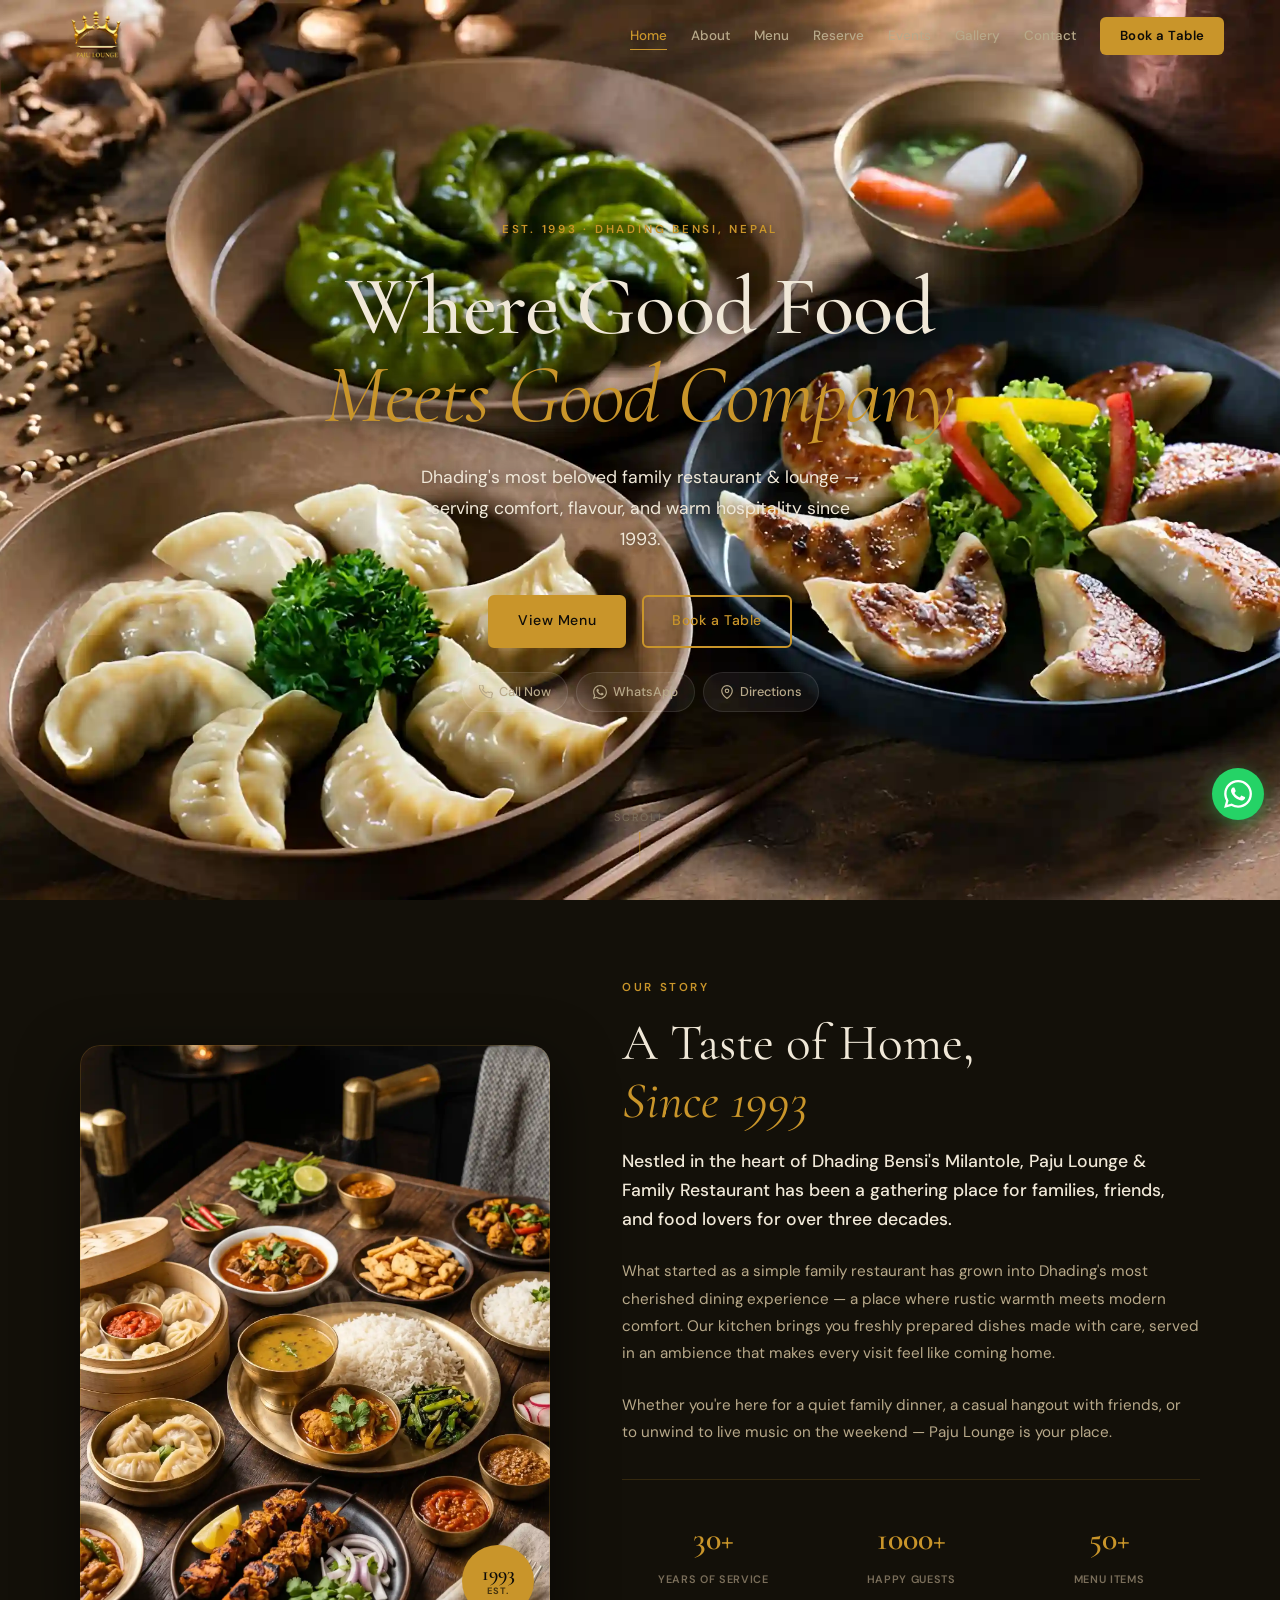
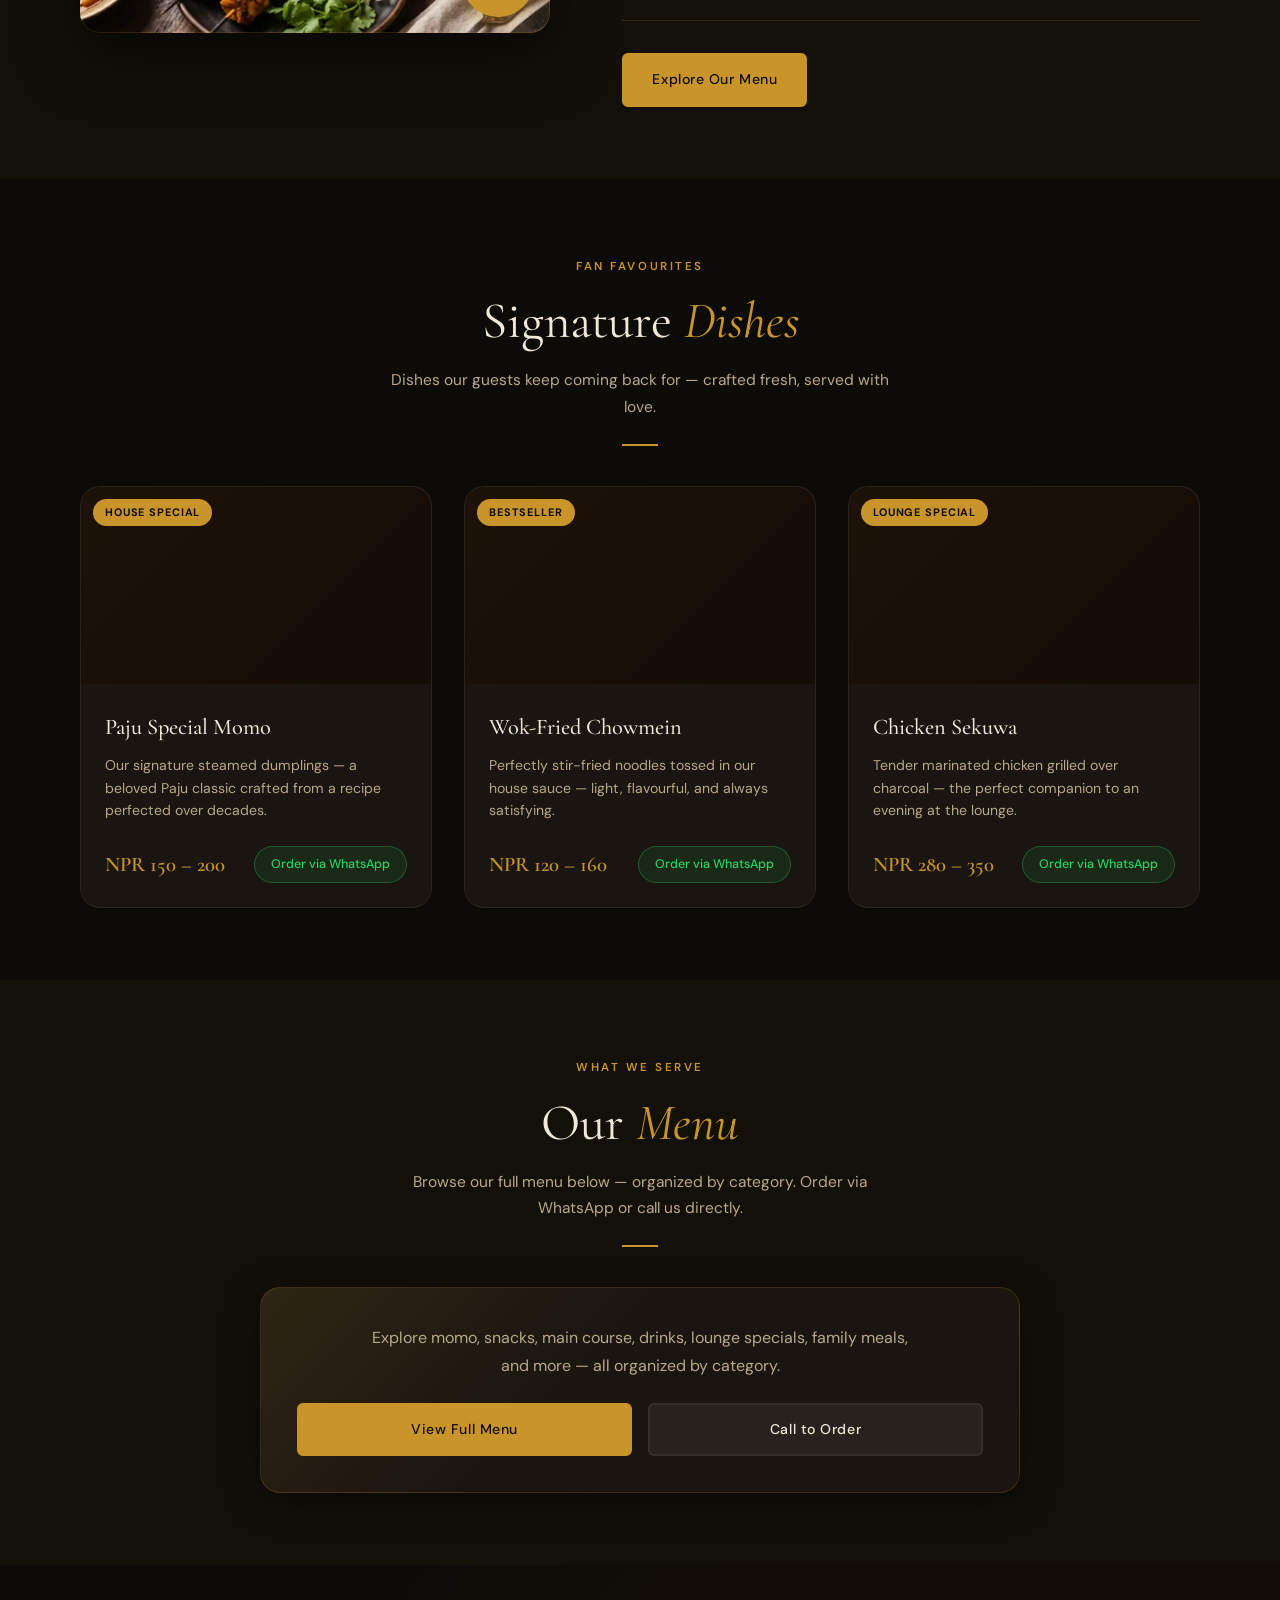
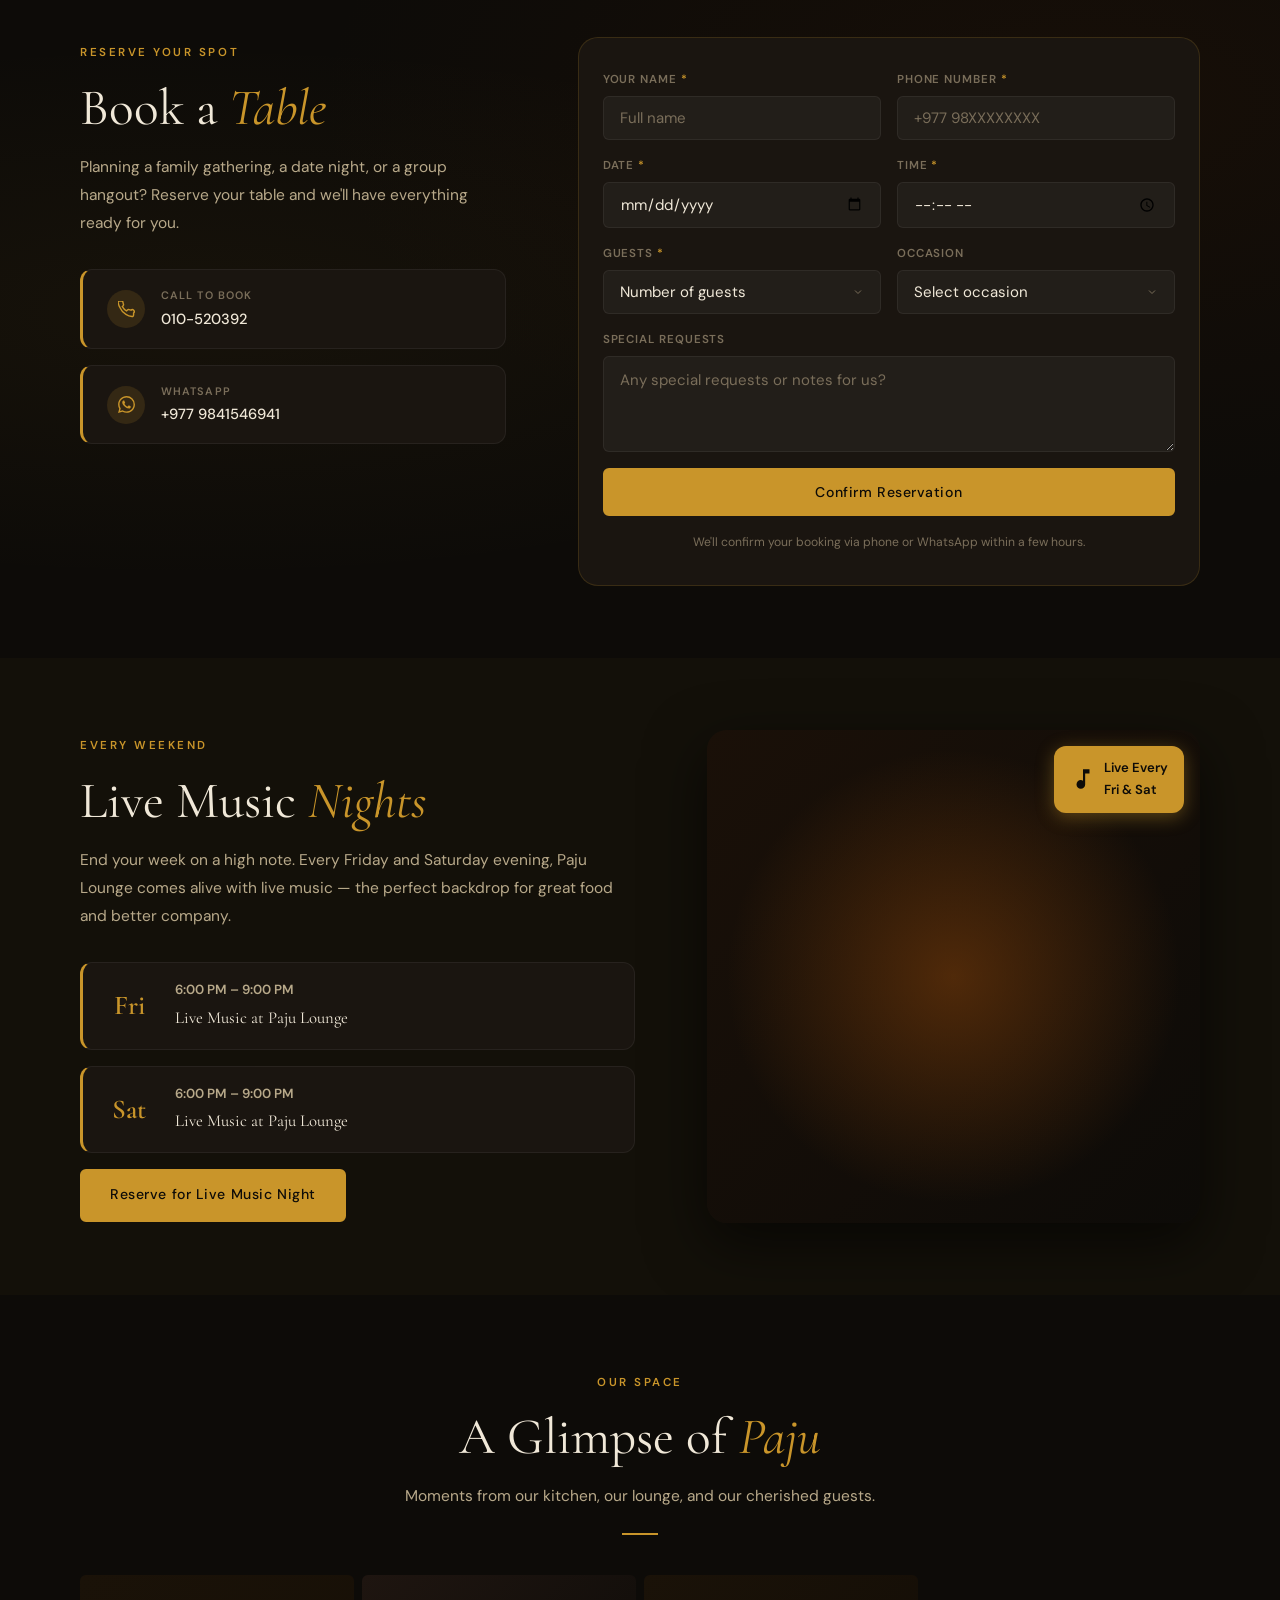
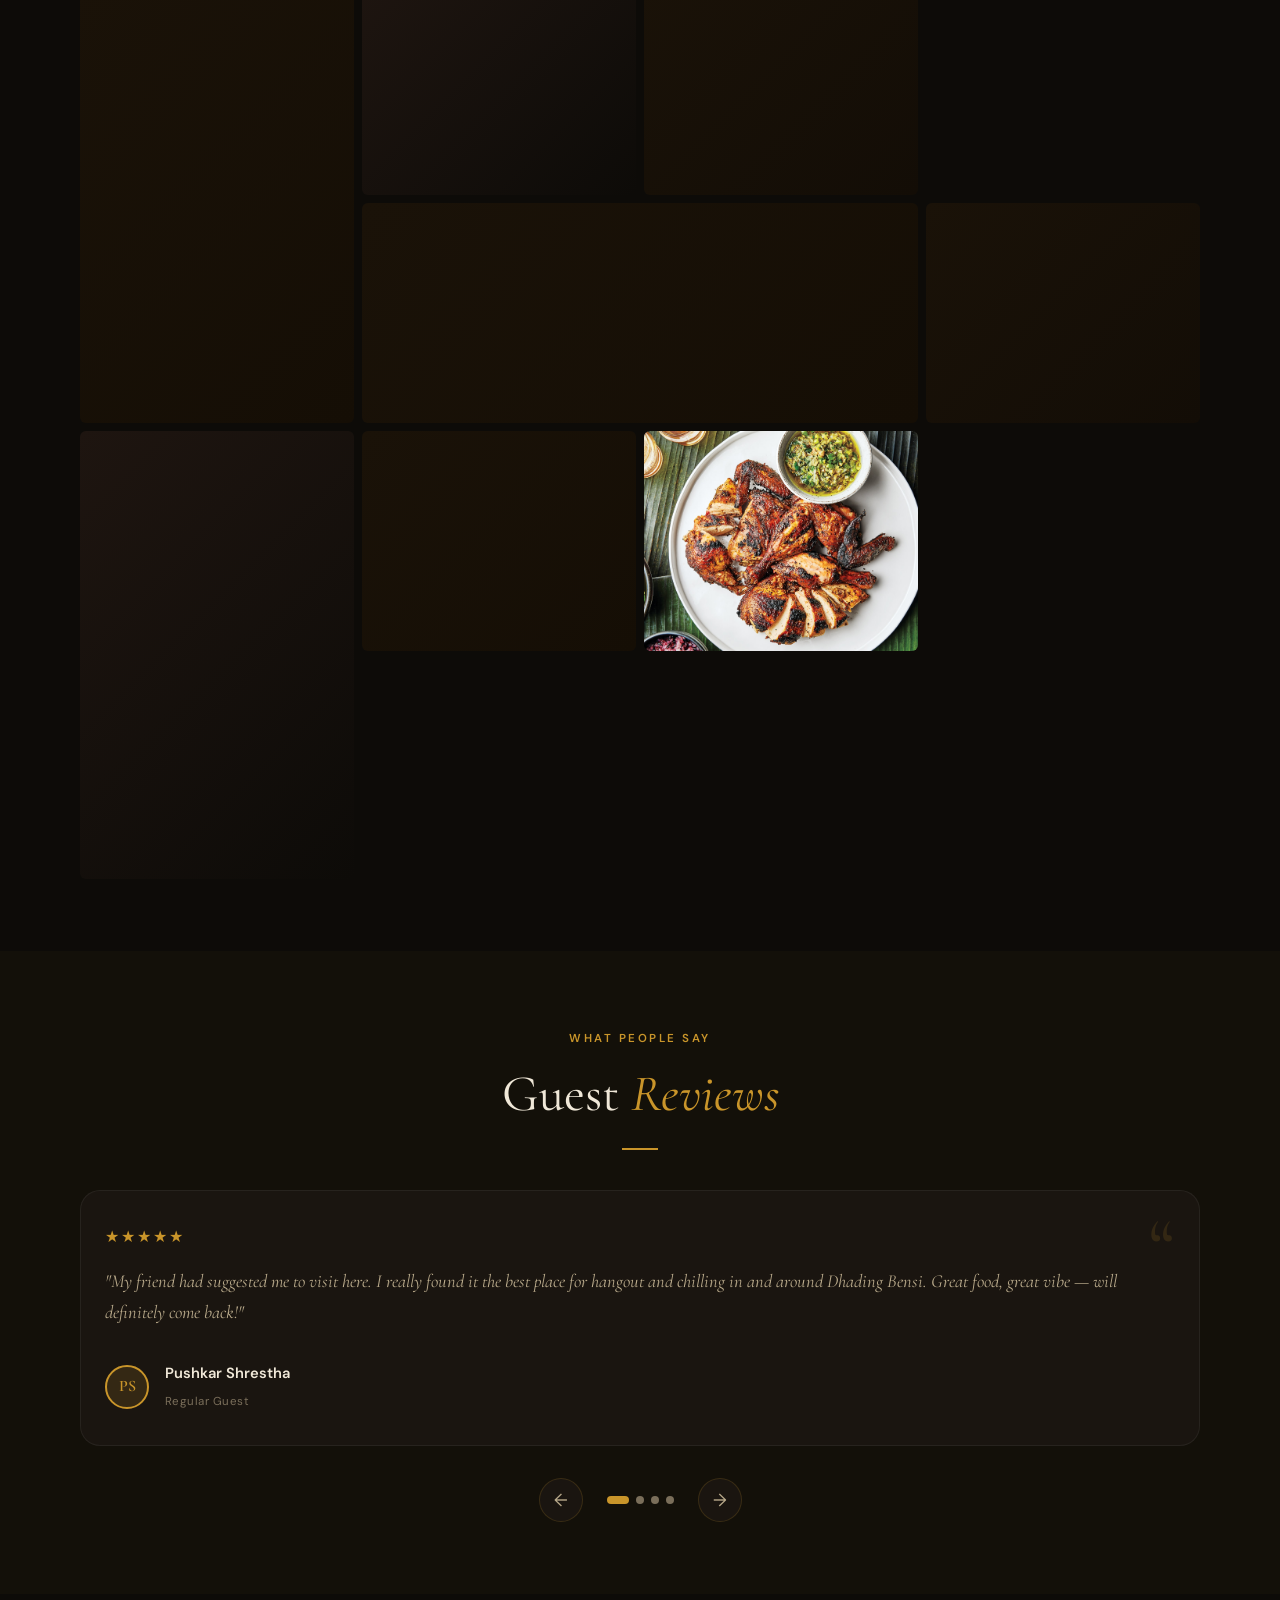
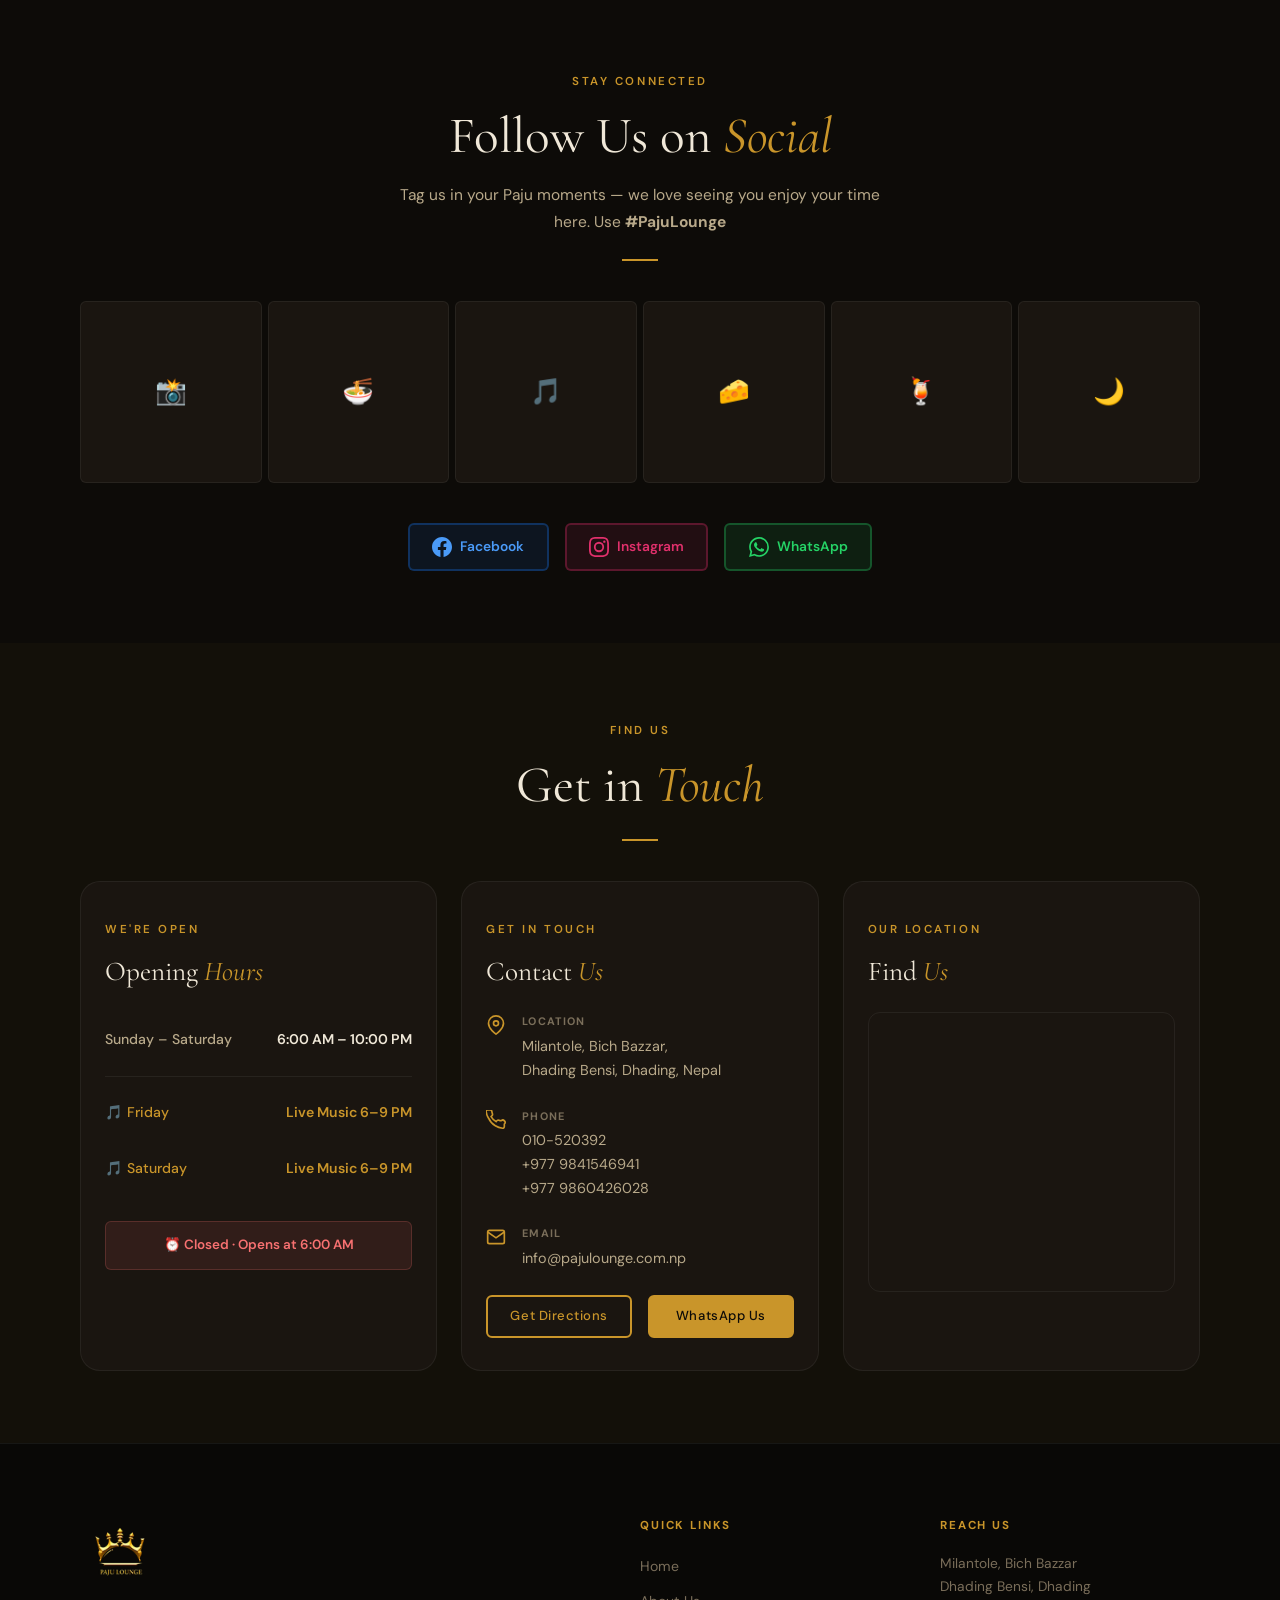
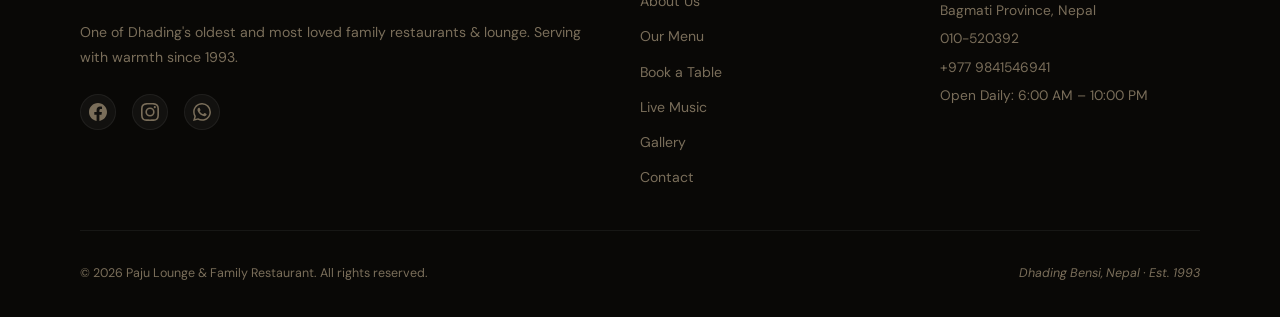
<file: index.html>
<!doctype html>
<html lang="en">
  <head>
    <meta charset="UTF-8" />
    <meta name="viewport" content="width=device-width, initial-scale=1.0" />

    <!-- ═══ PRIMARY META ═══════════════════════════════════════ -->
    <title>Paju Lounge &amp; Family Restaurant | Dhading Bensi, Nepal</title>
    <meta
      name="description"
      content="Paju Lounge &amp; Family Restaurant — Dhading Bensi's most loved restaurant since 1993. Enjoy fresh momo, grilled specials, mocktails, and live music every Friday &amp; Saturday. Open daily 6 AM–10 PM."
    />
    <meta
      name="keywords"
      content="Paju Lounge, Paju Lounge Dhading, Dhading Bensi restaurant, best restaurant Dhading, family restaurant Nepal, momo Dhading Bensi, live music Dhading, lounge Dhading, restaurant near Dhading Besi, Paju restaurant Nepal"
    />
    <meta name="author" content="Paju Lounge &amp; Family Restaurant" />
    <meta
      name="robots"
      content="index, follow, max-image-preview:large, max-snippet:-1, max-video-preview:-1"
    />
    <meta name="googlebot" content="index, follow" />
    <link rel="canonical" href="https://pajulounge.com.np/" />

    <!-- ═══ GEO / LOCAL SEO ════════════════════════════════════ -->
    <meta name="geo.region" content="NP-BA" />
    <meta name="geo.placename" content="Dhading Bensi, Dhading, Nepal" />
    <meta name="geo.position" content="27.9120164;84.8929148" />
    <meta name="ICBM" content="27.9120164, 84.8929148" />

    <!-- ═══ OPEN GRAPH (Facebook, WhatsApp, LinkedIn) ══════════ -->
    <meta property="og:type" content="restaurant" />
    <meta
      property="og:site_name"
      content="Paju Lounge &amp; Family Restaurant"
    />
    <meta
      property="og:title"
      content="Paju Lounge &amp; Family Restaurant | Dhading Bensi, Nepal"
    />
    <meta
      property="og:description"
      content="Dhading Bensi's most loved restaurant since 1993. Fresh momo, grilled specials, mocktails &amp; live music every Friday &amp; Saturday. Open daily 6 AM–10 PM."
    />
    <meta property="og:url" content="https://pajulounge.com.np/" />
    <meta
      property="og:image"
      content="https://pajulounge.com.np/assets/logo/heromomo.webp"
    />
    <meta property="og:image:width" content="1200" />
    <meta property="og:image:height" content="630" />
    <meta
      property="og:image:alt"
      content="Paju Lounge &amp; Family Restaurant — fresh momo and food"
    />
    <meta property="og:locale" content="en_US" />

    <!-- ═══ TWITTER / X CARD ═══════════════════════════════════ -->
    <meta name="twitter:card" content="summary_large_image" />
    <meta
      name="twitter:title"
      content="Paju Lounge &amp; Family Restaurant | Dhading Bensi, Nepal"
    />
    <meta
      name="twitter:description"
      content="Dhading Bensi's most loved restaurant since 1993. Fresh momo, live music Fri &amp; Sat. Open daily 6 AM–10 PM."
    />
    <meta
      name="twitter:image"
      content="https://pajulounge.com.np/assets/logo/heromomo.webp"
    />
    <meta
      name="twitter:image:alt"
      content="Paju Lounge &amp; Family Restaurant food"
    />

    <!-- ═══ FAVICON ════════════════════════════════════════════ -->
    <!--
      REPLACE: Generate favicons at https://realfavicongenerator.net
      using your PAJUGOLD.webp logo, then place the files in /assets/favicon/
      and uncomment the lines below:
    -->
    <!-- <link rel="apple-touch-icon" sizes="180x180" href="/assets/favicon/apple-touch-icon.png"> -->
    <!-- <link rel="icon" type="image/png" sizes="32x32" href="/assets/favicon/favicon-32x32.png"> -->
    <!-- <link rel="icon" type="image/png" sizes="16x16" href="/assets/favicon/favicon-16x16.png"> -->
    <!-- <link rel="manifest" href="/assets/favicon/site.webmanifest"> -->
    <!-- <meta name="theme-color" content="#c9952a"> -->

    <!-- ═══ STRUCTURED DATA — LOCAL BUSINESS + RESTAURANT ══════ -->
    <script type="application/ld+json">
      {
        "@context": "https://schema.org",
        "@type": ["Restaurant", "FoodEstablishment", "LocalBusiness"],
        "@id": "https://pajulounge.com.np/#restaurant",
        "name": "Paju Lounge & Family Restaurant",
        "alternateName": "Paju Lounge",
        "description": "One of Dhading Bensi's oldest and most loved family restaurants and lounges, established in 1993. Serving fresh momo, grilled specials, mocktails, and live music every Friday and Saturday.",
        "url": "https://pajulounge.com.np/",
        "logo": "https://pajulounge.com.np/assets/logo/PAJUGOLD.webp",
        "image": ["https://pajulounge.com.np/assets/logo/heromomo.webp"],
        "foundingDate": "1993",
        "priceRange": "NPR 40 - NPR 800",
        "currenciesAccepted": "NPR",
        "paymentAccepted": "Cash",
        "servesCuisine": ["Nepali", "Continental", "Chinese", "Fast Food"],
        "hasMenu": "https://pajulounge.com.np/menu.html",
        "telephone": ["+977-10-520392", "+977-9841546941", "+977-9860426028"],
        "email": "info@pajulounge.com.np",
        "address": {
          "@type": "PostalAddress",
          "streetAddress": "Milantole, Bich Bazzar",
          "addressLocality": "Dhading Bensi",
          "addressRegion": "Bagmati Province",
          "addressCountry": "NP",
          "postalCode": "45300"
        },
        "geo": {
          "@type": "GeoCoordinates",
          "latitude": 27.9120164,
          "longitude": 84.8929148
        },
        "openingHoursSpecification": [
          {
            "@type": "OpeningHoursSpecification",
            "dayOfWeek": [
              "Sunday",
              "Monday",
              "Tuesday",
              "Wednesday",
              "Thursday",
              "Friday",
              "Saturday"
            ],
            "opens": "06:00",
            "closes": "22:00"
          }
        ],
        "specialOpeningHoursSpecification": [
          {
            "@type": "OpeningHoursSpecification",
            "name": "Live Music Night",
            "dayOfWeek": ["Friday", "Saturday"],
            "opens": "18:00",
            "closes": "21:00"
          }
        ],
        "amenityFeature": [
          {
            "@type": "LocationFeatureSpecification",
            "name": "Live Music",
            "value": true
          },
          {
            "@type": "LocationFeatureSpecification",
            "name": "Lounge Area",
            "value": true
          },
          {
            "@type": "LocationFeatureSpecification",
            "name": "Family Friendly",
            "value": true
          },
          {
            "@type": "LocationFeatureSpecification",
            "name": "Outdoor Seating",
            "value": false
          },
          {
            "@type": "LocationFeatureSpecification",
            "name": "Hookah",
            "value": true
          },
          {
            "@type": "LocationFeatureSpecification",
            "name": "Takeaway",
            "value": true
          }
        ],
        "sameAs": [
          "https://www.facebook.com/pajuloungandfamilyrestaurant/",
          "https://www.instagram.com/pajulounge",
          "https://goo.gl/maps/ePEhKvPcNPyScgJG9"
        ],
        "aggregateRating": {
          "@type": "AggregateRating",
          "ratingValue": "4.5",
          "reviewCount": "4",
          "bestRating": "5",
          "worstRating": "1"
        },
        "review": [
          {
            "@type": "Review",
            "author": { "@type": "Person", "name": "Pushkar Shrestha" },
            "reviewRating": {
              "@type": "Rating",
              "ratingValue": "5",
              "bestRating": "5"
            },
            "reviewBody": "The best place for hangout and chilling in and around Dhading Bensi. Great food, great vibe."
          },
          {
            "@type": "Review",
            "author": { "@type": "Person", "name": "Kumar Dhakal" },
            "reviewRating": {
              "@type": "Rating",
              "ratingValue": "5",
              "bestRating": "5"
            },
            "reviewBody": "Awesome place, awesome food. The momo here is absolutely the best in Dhading!"
          },
          {
            "@type": "Review",
            "author": { "@type": "Person", "name": "Abanish Giri" },
            "reviewRating": {
              "@type": "Rating",
              "ratingValue": "5",
              "bestRating": "5"
            },
            "reviewBody": "Enjoyed the food and great service! The live music on Friday evenings is a lovely touch."
          },
          {
            "@type": "Review",
            "author": { "@type": "Person", "name": "Bijay Sharma" },
            "reviewRating": {
              "@type": "Rating",
              "ratingValue": "4",
              "bestRating": "5"
            },
            "reviewBody": "One of the best restaurants in Dhading Bensi. Food quality has been consistently great over the years."
          }
        ]
      }
    </script>

    <!-- ═══ BREADCRUMB STRUCTURED DATA ═══════════════════════ -->
    <script type="application/ld+json">
      {
        "@context": "https://schema.org",
        "@type": "BreadcrumbList",
        "itemListElement": [
          {
            "@type": "ListItem",
            "position": 1,
            "name": "Home",
            "item": "https://pajulounge.com.np/"
          }
        ]
      }
    </script>

    <!-- ═══ FONTS ══════════════════════════════════════════════ -->
    <link rel="preconnect" href="https://fonts.googleapis.com" />
    <link rel="preconnect" href="https://fonts.gstatic.com" crossorigin />
    <link
      href="https://fonts.googleapis.com/css2?family=Cormorant+Garamond:ital,wght@0,300;0,400;0,500;0,600;0,700;1,300;1,400;1,500&family=DM+Sans:opsz,wght@9..40,300;9..40,400;9..40,500;9..40,600&display=swap"
      rel="stylesheet"
    />
    <!-- Hero image preload for faster LCP -->
    <link
      rel="preload"
      as="image"
      href="./assets/logo/heromomo.webp"
      fetchpriority="high"
    />
    <link rel="stylesheet" href="style.css" />

    <!-- Web App Manifest -->
    <link rel="manifest" href="/site.webmanifest" />
    <meta name="theme-color" content="#c9952a" />

    <!-- ═══ FAQ STRUCTURED DATA ═══════════════════════════════ -->
    <!-- Google can display these Q&As directly in search results -->
    <script type="application/ld+json">
      {
        "@context": "https://schema.org",
        "@type": "FAQPage",
        "mainEntity": [
          {
            "@type": "Question",
            "name": "Where is Paju Lounge located?",
            "acceptedAnswer": {
              "@type": "Answer",
              "text": "Paju Lounge & Family Restaurant is located at Milantole, Bich Bazzar, Dhading Bensi, Dhading, Nepal — in the heart of the main bazaar area."
            }
          },
          {
            "@type": "Question",
            "name": "What are the opening hours of Paju Lounge?",
            "acceptedAnswer": {
              "@type": "Answer",
              "text": "Paju Lounge is open daily from 6:00 AM to 10:00 PM, seven days a week."
            }
          },
          {
            "@type": "Question",
            "name": "Does Paju Lounge have live music?",
            "acceptedAnswer": {
              "@type": "Answer",
              "text": "Yes! Paju Lounge features live music every Friday and Saturday evening from 6:00 PM to 9:00 PM."
            }
          },
          {
            "@type": "Question",
            "name": "How can I reserve a table at Paju Lounge?",
            "acceptedAnswer": {
              "@type": "Answer",
              "text": "You can reserve a table by calling 010-520392 or +977 9841546941, or by sending a WhatsApp message to +977 9841546941."
            }
          },
          {
            "@type": "Question",
            "name": "Does Paju Lounge offer takeaway?",
            "acceptedAnswer": {
              "@type": "Answer",
              "text": "Yes, Paju Lounge offers takeaway. You can order by calling 010-520392 or via WhatsApp at +977 9841546941."
            }
          },
          {
            "@type": "Question",
            "name": "What food does Paju Lounge serve?",
            "acceptedAnswer": {
              "@type": "Answer",
              "text": "Paju Lounge serves a wide variety of food including momo (steamed, fried, C-momo), chowmein, thukpa, grilled chicken, chicken sekuwa, khaja sets, mocktails, cold coffee, ice cream, and more."
            }
          },
          {
            "@type": "Question",
            "name": "How long has Paju Lounge been open?",
            "acceptedAnswer": {
              "@type": "Answer",
              "text": "Paju Lounge & Family Restaurant was established in 1993, making it one of the oldest and most loved restaurants in Dhading Bensi with over 30 years of service."
            }
          }
        ]
      }
    </script>
  </head>
  <body>
    <!-- ═══════════════════════════════════════════
       PAGE LOADER
  ═══════════════════════════════════════════ -->
    <div class="page-loader" id="pageLoader" aria-hidden="true" role="status">
      <div class="loader-inner">
        <div class="loader-food-ring">
          <div class="loader-icon" style="--i: 0; --start: 0deg">
            <span class="loader-icon-emoji" style="--i: 0; --start: 0deg"
              >🍜</span
            >
          </div>
          <div class="loader-icon" style="--i: 1; --start: 36deg">
            <span class="loader-icon-emoji" style="--i: 1; --start: 36deg"
              >🥟</span
            >
          </div>
          <div class="loader-icon" style="--i: 2; --start: 72deg">
            <span class="loader-icon-emoji" style="--i: 2; --start: 72deg"
              >🍗</span
            >
          </div>
          <div class="loader-icon" style="--i: 3; --start: 108deg">
            <span class="loader-icon-emoji" style="--i: 3; --start: 108deg"
              >🍹</span
            >
          </div>
          <div class="loader-icon" style="--i: 4; --start: 144deg">
            <span class="loader-icon-emoji" style="--i: 4; --start: 144deg"
              >🍕</span
            >
          </div>
          <div class="loader-icon" style="--i: 5; --start: 180deg">
            <span class="loader-icon-emoji" style="--i: 5; --start: 180deg"
              >🧆</span
            >
          </div>
          <div class="loader-icon" style="--i: 6; --start: 216deg">
            <span class="loader-icon-emoji" style="--i: 6; --start: 216deg"
              >🍨</span
            >
          </div>
          <div class="loader-icon" style="--i: 7; --start: 252deg">
            <span class="loader-icon-emoji" style="--i: 7; --start: 252deg"
              >🥗</span
            >
          </div>
          <div class="loader-icon" style="--i: 8; --start: 288deg">
            <span class="loader-icon-emoji" style="--i: 8; --start: 288deg"
              >🍲</span
            >
          </div>
          <div class="loader-icon" style="--i: 9; --start: 324deg">
            <span class="loader-icon-emoji" style="--i: 9; --start: 324deg"
              >☕</span
            >
          </div>
        </div>
        <p class="loader-tagline">Preparing something delicious&hellip;</p>
      </div>
    </div>

    <!-- ═══════════════════════════════════════════
       NAVBAR
  ═══════════════════════════════════════════ -->
    <header class="navbar" id="navbar">
      <div class="nav-container">
        <a href="#home" class="nav-logo" aria-label="Paju Lounge Home">
          <img
            src="./assets/logo/PAJUGOLD.webp"
            alt="Paju Lounge"
            class="nav-logo-img"
          />
        </a>

        <nav class="nav-links" id="navLinks" aria-label="Main navigation">
          <a href="#home" class="nav-link">Home</a>
          <a href="#about" class="nav-link">About</a>
          <a href="#menu" class="nav-link">Menu</a>
          <a href="#reserve" class="nav-link">Reserve</a>
          <a href="#events" class="nav-link">Events</a>
          <a href="#gallery" class="nav-link">Gallery</a>
          <a href="#contact" class="nav-link">Contact</a>
          <a href="#reserve" class="nav-cta-btn">Book a Table</a>
        </nav>

        <button
          class="hamburger"
          id="hamburger"
          aria-label="Open menu"
          aria-expanded="false"
          aria-controls="mobileNav"
        >
          <span></span><span></span><span></span>
        </button>
      </div>
    </header>

    <!-- Mobile Full-Screen Nav -->
    <div
      class="mobile-nav"
      id="mobileNav"
      aria-hidden="true"
      role="dialog"
      aria-label="Mobile navigation"
    >
      <button
        class="mobile-nav-close"
        id="mobileNavClose"
        aria-label="Close menu"
      >
        &#10005;
      </button>
      <nav class="mobile-nav-links" aria-label="Mobile navigation">
        <a href="#home" class="mobile-link">Home</a>
        <a href="#about" class="mobile-link">About</a>
        <a href="#menu" class="mobile-link">Menu</a>
        <a href="#reserve" class="mobile-link">Reserve</a>
        <a href="#events" class="mobile-link">Events</a>
        <a href="#gallery" class="mobile-link">Gallery</a>
        <a href="#contact" class="mobile-link">Contact</a>
        <a href="#reserve" class="mobile-cta-btn">Book a Table</a>
      </nav>
    </div>

    <!-- ═══════════════════════════════════════════
       HERO
  ═══════════════════════════════════════════ -->
    <section class="hero" id="home">
      <div class="hero-bg">
        <div class="hero-img-placeholder" aria-hidden="true"></div>
        <img
          src="./assets/logo/heromomo.webp"
          alt="Paju Lounge food"
          class="hero-img"
          fetchpriority="high"
        />
      </div>
      <div class="hero-overlay" aria-hidden="true"></div>

      <div class="hero-content">
        <p class="hero-eyebrow anim-up">
          Est. 1993 &middot; Dhading Bensi, Nepal
        </p>
        <h1 class="hero-title anim-up anim-d1">
          Where Good Food<br /><em>Meets Good Company</em>
        </h1>
        <p class="hero-subtitle anim-up anim-d2">
          Dhading's most beloved family restaurant &amp; lounge — serving
          comfort, flavour, and warm hospitality since 1993.
        </p>
        <div class="hero-actions anim-up anim-d3">
          <a href="#menu" class="btn btn-primary">View Menu</a>
          <a href="#reserve" class="btn btn-outline">Book a Table</a>
        </div>
        <div class="hero-quick-actions anim-up anim-d4">
          <a href="tel:+97710520392" class="quick-btn">
            <svg
              viewBox="0 0 24 24"
              fill="none"
              stroke="currentColor"
              stroke-width="2"
              aria-hidden="true"
            >
              <path
                d="M22 16.92v3a2 2 0 01-2.18 2 19.79 19.79 0 01-8.63-3.07A19.5 19.5 0 013.07 9.81 19.79 19.79 0 01.02 1.2 2 2 0 012 .02h3a2 2 0 012 1.72c.127.96.361 1.903.7 2.81a2 2 0 01-.45 2.11L6.09 7.91a16 16 0 006 6l1.27-1.27a2 2 0 012.11-.45c.907.339 1.85.573 2.81.7A2 2 0 0122 16.92z"
              />
            </svg>
            Call Now
          </a>
          <a
            href="https://wa.me/9779841546941"
            target="_blank"
            rel="noopener noreferrer"
            class="quick-btn quick-btn--wa"
          >
            <svg viewBox="0 0 24 24" fill="currentColor" aria-hidden="true">
              <path
                d="M17.472 14.382c-.297-.149-1.758-.867-2.03-.967-.273-.099-.471-.148-.67.15-.197.297-.767.966-.94 1.164-.173.199-.347.223-.644.075-.297-.15-1.255-.463-2.39-1.475-.883-.788-1.48-1.761-1.653-2.059-.173-.297-.018-.458.13-.606.134-.133.298-.347.446-.52.149-.174.198-.298.298-.497.099-.198.05-.371-.025-.52-.075-.149-.669-1.612-.916-2.207-.242-.579-.487-.5-.669-.51-.173-.008-.371-.01-.57-.01-.198 0-.52.074-.792.372-.272.297-1.04 1.016-1.04 2.479 0 1.462 1.065 2.875 1.213 3.074.149.198 2.096 3.2 5.077 4.487.709.306 1.262.489 1.694.625.712.227 1.36.195 1.871.118.571-.085 1.758-.719 2.006-1.413.248-.694.248-1.289.173-1.413-.074-.124-.272-.198-.57-.347m-5.421 7.403h-.004a9.87 9.87 0 01-5.031-1.378l-.361-.214-3.741.982.998-3.648-.235-.374a9.86 9.86 0 01-1.51-5.26c.001-5.45 4.436-9.884 9.888-9.884 2.64 0 5.122 1.03 6.988 2.898a9.825 9.825 0 012.893 6.994c-.003 5.45-4.437 9.884-9.885 9.884m8.413-18.297A11.815 11.815 0 0012.05 0C5.495 0 .16 5.335.157 11.892c0 2.096.547 4.142 1.588 5.945L.057 24l6.305-1.654a11.882 11.882 0 005.683 1.448h.005c6.554 0 11.890-5.335 11.893-11.893a11.821 11.821 0 00-3.48-8.413z"
              />
            </svg>
            WhatsApp
          </a>
          <a
            href="https://goo.gl/maps/ePEhKvPcNPyScgJG9"
            target="_blank"
            rel="noopener noreferrer"
            class="quick-btn"
          >
            <svg
              viewBox="0 0 24 24"
              fill="none"
              stroke="currentColor"
              stroke-width="2"
              aria-hidden="true"
            >
              <path d="M21 10c0 7-9 13-9 13s-9-6-9-13a9 9 0 0118 0z" />
              <circle cx="12" cy="10" r="3" />
            </svg>
            Directions
          </a>
        </div>
      </div>

      <div class="hero-scroll-hint" aria-hidden="true">
        <span>Scroll</span>
        <div class="scroll-line"></div>
      </div>
    </section>

    <!-- ═══════════════════════════════════════════
       ABOUT
  ═══════════════════════════════════════════ -->
    <section
      class="section about-section"
      id="about"
      aria-label="About Paju Lounge"
    >
      <div class="container">
        <div class="about-grid">
          <div class="about-image-col reveal-left">
            <div class="about-img-frame">
              <img
                src="./assets/images/aboutbg.webp"
                alt="Paju Lounge interior"
                class="about-img"
              />

              <div class="about-badge" aria-label="Established 1993">
                <span class="badge-year">1993</span>
                <span class="badge-label">Est.</span>
              </div>
            </div>
          </div>

          <div class="about-text-col reveal-right">
            <p class="section-eyebrow">Our Story</p>
            <h2 class="section-title">
              A Taste of Home,<br /><em>Since 1993</em>
            </h2>
            <p class="about-lead">
              Nestled in the heart of Dhading Bensi's Milantole, Paju Lounge
              &amp; Family Restaurant has been a gathering place for families,
              friends, and food lovers for over three decades.
            </p>
            <p class="about-body">
              What started as a simple family restaurant has grown into
              Dhading's most cherished dining experience — a place where rustic
              warmth meets modern comfort. Our kitchen brings you freshly
              prepared dishes made with care, served in an ambience that makes
              every visit feel like coming home.
            </p>
            <p class="about-body">
              Whether you're here for a quiet family dinner, a casual hangout
              with friends, or to unwind to live music on the weekend — Paju
              Lounge is your place.
            </p>
            <div class="about-stats">
              <div class="stat">
                <span class="stat-num" data-target="30">0</span
                ><span class="stat-suffix">+</span>
                <span class="stat-label">Years of Service</span>
              </div>
              <div class="stat">
                <span class="stat-num" data-target="1000">0</span
                ><span class="stat-suffix">+</span>
                <span class="stat-label">Happy Guests</span>
              </div>
              <div class="stat">
                <span class="stat-num" data-target="50">0</span
                ><span class="stat-suffix">+</span>
                <span class="stat-label">Menu Items</span>
              </div>
            </div>
            <a href="menu.html" class="btn btn-primary">Explore Our Menu</a>
          </div>
        </div>
      </div>
    </section>

    <!-- ═══════════════════════════════════════════
       SIGNATURE DISHES
  ═══════════════════════════════════════════ -->
    <section class="section signature-section" id="signature">
      <div class="container">
        <div class="section-header reveal-up">
          <p class="section-eyebrow">Fan Favourites</p>
          <h2 class="section-title">Signature <em>Dishes</em></h2>
          <p class="section-desc">
            Dishes our guests keep coming back for — crafted fresh, served with
            love.
          </p>
        </div>

        <div class="signature-grid">
          <article class="sig-card reveal-up anim-d1">
            <div class="sig-card-img">
              <!-- REPLACE: <img src="images/paju-momo.jpg" alt="Paju Special Momo" class="sig-img" /> -->
              <div class="sig-img-placeholder" aria-hidden="true"></div>
              <span class="sig-tag">House Special</span>
            </div>
            <div class="sig-card-body">
              <h3 class="sig-name">Paju Special Momo</h3>
              <p class="sig-desc">
                Our signature steamed dumplings — a beloved Paju classic crafted
                from a recipe perfected over decades.
              </p>
              <div class="sig-footer">
                <span class="sig-price">NPR 150 – 200</span>
                <a
                  href="https://wa.me/9779841546941?text=Hi!%20I%27d%20like%20to%20order%20Paju%20Special%20Momo."
                  target="_blank"
                  rel="noopener noreferrer"
                  class="sig-order-btn"
                  >Order via WhatsApp</a
                >
              </div>
            </div>
          </article>

          <article class="sig-card reveal-up anim-d2">
            <div class="sig-card-img">
              <!-- REPLACE: <img src="images/chowmein.jpg" alt="Wok-Fried Chowmein" class="sig-img" /> -->
              <div class="sig-img-placeholder" aria-hidden="true"></div>
              <span class="sig-tag">Bestseller</span>
            </div>
            <div class="sig-card-body">
              <h3 class="sig-name">Wok-Fried Chowmein</h3>
              <p class="sig-desc">
                Perfectly stir-fried noodles tossed in our house sauce — light,
                flavourful, and always satisfying.
              </p>
              <div class="sig-footer">
                <span class="sig-price">NPR 120 – 160</span>
                <a
                  href="https://wa.me/9779841546941?text=Hi!%20I%27d%20like%20to%20order%20Chowmein."
                  target="_blank"
                  rel="noopener noreferrer"
                  class="sig-order-btn"
                  >Order via WhatsApp</a
                >
              </div>
            </div>
          </article>

          <article class="sig-card reveal-up anim-d3">
            <div class="sig-card-img">
              <!-- REPLACE: <img src="images/sekuwa.jpg" alt="Chicken Sekuwa" class="sig-img" /> -->
              <div class="sig-img-placeholder" aria-hidden="true"></div>
              <span class="sig-tag">Lounge Special</span>
            </div>
            <div class="sig-card-body">
              <h3 class="sig-name">Chicken Sekuwa</h3>
              <p class="sig-desc">
                Tender marinated chicken grilled over charcoal — the perfect
                companion to an evening at the lounge.
              </p>
              <div class="sig-footer">
                <span class="sig-price">NPR 280 – 350</span>
                <a
                  href="https://wa.me/9779841546941?text=Hi!%20I%27d%20like%20to%20order%20Chicken%20Sekuwa."
                  target="_blank"
                  rel="noopener noreferrer"
                  class="sig-order-btn"
                  >Order via WhatsApp</a
                >
              </div>
            </div>
          </article>
        </div>
      </div>
    </section>

    <!-- ═══════════════════════════════════════════
       MENU PREVIEW
  ═══════════════════════════════════════════ -->
    <section class="section menu-section menu-teaser-section" id="menu">
      <div class="container">
        <div class="section-header reveal-up">
          <p class="section-eyebrow">What We Serve</p>
          <h2 class="section-title">Our <em>Menu</em></h2>
          <p class="section-desc">
            Browse our full menu below — organized by category. Order via
            WhatsApp or call us directly.
          </p>
        </div>

        <div class="menu-teaser-card reveal-up">
          <p>
            Explore momo, snacks, main course, drinks, lounge specials, family
            meals, and more — all organized by category.
          </p>
          <div class="menu-cta-btns">
            <a href="menu.html" class="btn btn-primary">View Full Menu</a>
            <a href="tel:+97710520392" class="btn btn-ghost">Call to Order</a>
          </div>
        </div>
      </div>
    </section>

    <!-- ═══════════════════════════════════════════
       RESERVATION
  ═══════════════════════════════════════════ -->
    <section class="section reserve-section" id="reserve">
      <div class="reserve-bg-overlay" aria-hidden="true"></div>
      <div class="container">
        <div class="reserve-grid">
          <div class="reserve-info reveal-left">
            <p class="section-eyebrow">Reserve Your Spot</p>
            <h2 class="section-title">Book a <em>Table</em></h2>
            <p class="reserve-desc">
              Planning a family gathering, a date night, or a group hangout?
              Reserve your table and we'll have everything ready for you.
            </p>
            <div class="reserve-contact-options">
              <a href="tel:+97710520392" class="reserve-contact-item">
                <div class="rc-icon" aria-hidden="true">
                  <svg
                    viewBox="0 0 24 24"
                    fill="none"
                    stroke="currentColor"
                    stroke-width="2"
                  >
                    <path
                      d="M22 16.92v3a2 2 0 01-2.18 2 19.79 19.79 0 01-8.63-3.07A19.5 19.5 0 013.07 9.81 19.79 19.79 0 01.02 1.2 2 2 0 012 .02h3a2 2 0 012 1.72c.127.96.361 1.903.7 2.81a2 2 0 01-.45 2.11L6.09 7.91a16 16 0 006 6l1.27-1.27a2 2 0 012.11-.45c.907.339 1.85.573 2.81.7A2 2 0 0122 16.92z"
                    />
                  </svg>
                </div>
                <div>
                  <span class="rc-label">Call to Book</span>
                  <span class="rc-value">010-520392</span>
                </div>
              </a>
              <a
                href="https://wa.me/9779841546941?text=Hi!%20I%27d%20like%20to%20book%20a%20table%20at%20Paju%20Lounge."
                target="_blank"
                rel="noopener noreferrer"
                class="reserve-contact-item"
              >
                <div class="rc-icon" aria-hidden="true">
                  <svg viewBox="0 0 24 24" fill="currentColor">
                    <path
                      d="M17.472 14.382c-.297-.149-1.758-.867-2.03-.967-.273-.099-.471-.148-.67.15-.197.297-.767.966-.94 1.164-.173.199-.347.223-.644.075-.297-.15-1.255-.463-2.39-1.475-.883-.788-1.48-1.761-1.653-2.059-.173-.297-.018-.458.13-.606.134-.133.298-.347.446-.52.149-.174.198-.298.298-.497.099-.198.05-.371-.025-.52-.075-.149-.669-1.612-.916-2.207-.242-.579-.487-.5-.669-.51-.173-.008-.371-.01-.57-.01-.198 0-.52.074-.792.372-.272.297-1.04 1.016-1.04 2.479 0 1.462 1.065 2.875 1.213 3.074.149.198 2.096 3.2 5.077 4.487.709.306 1.262.489 1.694.625.712.227 1.36.195 1.871.118.571-.085 1.758-.719 2.006-1.413.248-.694.248-1.289.173-1.413-.074-.124-.272-.198-.57-.347m-5.421 7.403h-.004a9.87 9.87 0 01-5.031-1.378l-.361-.214-3.741.982.998-3.648-.235-.374a9.86 9.86 0 01-1.51-5.26c.001-5.45 4.436-9.884 9.888-9.884 2.64 0 5.122 1.03 6.988 2.898a9.825 9.825 0 012.893 6.994c-.003 5.45-4.437 9.884-9.885 9.884m8.413-18.297A11.815 11.815 0 0012.05 0C5.495 0 .16 5.335.157 11.892c0 2.096.547 4.142 1.588 5.945L.057 24l6.305-1.654a11.882 11.882 0 005.683 1.448h.005c6.554 0 11.890-5.335 11.893-11.893a11.821 11.821 0 00-3.48-8.413z"
                    />
                  </svg>
                </div>
                <div>
                  <span class="rc-label">WhatsApp</span>
                  <span class="rc-value">+977 9841546941</span>
                </div>
              </a>
            </div>
          </div>

          <div class="reserve-form-col reveal-right">
            <form
              class="reserve-form"
              id="reserveForm"
              action="#"
              method="POST"
              novalidate
            >
              <div class="form-row">
                <div class="form-group">
                  <label for="guestName"
                    >Your Name <span aria-hidden="true">*</span></label
                  >
                  <input
                    type="text"
                    id="guestName"
                    name="name"
                    placeholder="Full name"
                    autocomplete="name"
                    required
                  />
                </div>
                <div class="form-group">
                  <label for="guestPhone"
                    >Phone Number <span aria-hidden="true">*</span></label
                  >
                  <input
                    type="tel"
                    id="guestPhone"
                    name="phone"
                    placeholder="+977 98XXXXXXXX"
                    autocomplete="tel"
                    required
                  />
                </div>
              </div>
              <div class="form-row">
                <div class="form-group">
                  <label for="resDate"
                    >Date <span aria-hidden="true">*</span></label
                  >
                  <input type="date" id="resDate" name="date" required />
                </div>
                <div class="form-group">
                  <label for="resTime"
                    >Time <span aria-hidden="true">*</span></label
                  >
                  <input type="time" id="resTime" name="time" required />
                </div>
              </div>
              <div class="form-row">
                <div class="form-group">
                  <label for="guestCount"
                    >Guests <span aria-hidden="true">*</span></label
                  >
                  <select id="guestCount" name="guests" required>
                    <option value="" disabled selected>Number of guests</option>
                    <option value="1">1 person</option>
                    <option value="2">2 people</option>
                    <option value="3-4">3–4 people</option>
                    <option value="5-6">5–6 people</option>
                    <option value="7-10">7–10 people</option>
                    <option value="10+">10+ people (group)</option>
                  </select>
                </div>
                <div class="form-group">
                  <label for="occasion">Occasion</label>
                  <select id="occasion" name="occasion">
                    <option value="" disabled selected>Select occasion</option>
                    <option value="casual">Casual Dining</option>
                    <option value="birthday">Birthday</option>
                    <option value="family">Family Gathering</option>
                    <option value="friends">Friends Hangout</option>
                    <option value="livemusic">Live Music Night</option>
                    <option value="other">Other</option>
                  </select>
                </div>
              </div>
              <div class="form-group form-group--full">
                <label for="resMessage">Special Requests</label>
                <textarea
                  id="resMessage"
                  name="message"
                  rows="3"
                  placeholder="Any special requests or notes for us?"
                ></textarea>
              </div>
              <button type="submit" class="btn btn-primary btn-full">
                Confirm Reservation
              </button>
              <p class="form-note">
                We'll confirm your booking via phone or WhatsApp within a few
                hours.
              </p>
            </form>
          </div>
        </div>
      </div>
    </section>

    <!-- ═══════════════════════════════════════════
       EVENTS / LIVE MUSIC
  ═══════════════════════════════════════════ -->
    <section class="section events-section" id="events">
      <div class="container">
        <div class="events-grid">
          <div class="events-text reveal-left">
            <p class="section-eyebrow">Every Weekend</p>
            <h2 class="section-title">Live Music <em>Nights</em></h2>
            <p class="events-desc">
              End your week on a high note. Every Friday and Saturday evening,
              Paju Lounge comes alive with live music — the perfect backdrop for
              great food and better company.
            </p>
            <div class="event-card">
              <div class="event-day" aria-label="Friday">Fri</div>
              <div class="event-info">
                <span class="event-time">6:00 PM – 9:00 PM</span>
                <span class="event-name">Live Music at Paju Lounge</span>
              </div>
            </div>
            <div class="event-card">
              <div class="event-day" aria-label="Saturday">Sat</div>
              <div class="event-info">
                <span class="event-time">6:00 PM – 9:00 PM</span>
                <span class="event-name">Live Music at Paju Lounge</span>
              </div>
            </div>
            <a href="#reserve" class="btn btn-primary events-cta"
              >Reserve for Live Music Night</a
            >
          </div>

          <div class="events-visual reveal-right">
            <div class="music-visual">
              <!--
              REPLACE: <img src="images/live-music.jpg" alt="Live music at Paju Lounge" class="events-img" />
            -->
              <div class="events-img-placeholder" aria-hidden="true"></div>
              <div
                class="music-badge"
                aria-label="Live every Friday and Saturday"
              >
                <svg
                  viewBox="0 0 24 24"
                  fill="currentColor"
                  width="26"
                  height="26"
                  aria-hidden="true"
                >
                  <path
                    d="M12 3v10.55c-.59-.34-1.27-.55-2-.55-2.21 0-4 1.79-4 4s1.79 4 4 4 4-1.79 4-4V7h4V3h-6z"
                  />
                </svg>
                <span>Live Every<br />Fri &amp; Sat</span>
              </div>
            </div>
          </div>
        </div>
      </div>
    </section>

    <!-- ═══════════════════════════════════════════
       GALLERY
  ═══════════════════════════════════════════ -->
    <section class="section gallery-section" id="gallery">
      <div class="container">
        <div class="section-header reveal-up">
          <p class="section-eyebrow">Our Space</p>
          <h2 class="section-title">A Glimpse of <em>Paju</em></h2>
          <p class="section-desc">
            Moments from our kitchen, our lounge, and our cherished guests.
          </p>
        </div>

        <!--
        GALLERY — Replace each .gallery-placeholder with:
        <img src="images/gallery-N.jpg" alt="Description" class="gallery-img" loading="lazy" />
        Recommended photos: food shots, interior, live music nights, happy guests.
      -->
        <div class="gallery-masonry" id="galleryGrid">
          <div class="gallery-item gallery-item--tall reveal-up anim-d1">
            <div class="gallery-placeholder" aria-hidden="true"></div>
            <div class="gallery-caption"><span>Paju Lounge</span></div>
          </div>
          <div class="gallery-item reveal-up anim-d2">
            <div class="gallery-placeholder" aria-hidden="true"></div>
            <div class="gallery-caption"><span>Our Signature Momo</span></div>
          </div>
          <div class="gallery-item reveal-up anim-d2">
            <div class="gallery-placeholder" aria-hidden="true"></div>
            <div class="gallery-caption"><span>Lounge Vibes</span></div>
          </div>
          <div class="gallery-item gallery-item--wide reveal-up anim-d3">
            <div class="gallery-placeholder" aria-hidden="true"></div>
            <div class="gallery-caption"><span>Our Dining Space</span></div>
          </div>
          <div class="gallery-item reveal-up anim-d3">
            <div class="gallery-placeholder" aria-hidden="true"></div>
            <div class="gallery-caption"><span>Live Music Night</span></div>
          </div>
          <div class="gallery-item gallery-item--tall reveal-up anim-d4">
            <div class="gallery-placeholder" aria-hidden="true"></div>
            <div class="gallery-caption">
              <span>Fresh From Our Kitchen</span>
            </div>
          </div>
          <div class="gallery-item reveal-up anim-d4">
            <div class="gallery-placeholder" aria-hidden="true"></div>
            <div class="gallery-caption"><span>Happy Guests</span></div>
          </div>
          <div class="gallery-item reveal-up anim-d4">
            <img
              src="./assets/images/GRILLEDCHICKEN.jpeg"
              alt="Grilled Special"
              class="gallery-img"
              loading="lazy"
            />
            <div class="gallery-caption"><span>Grilled Specials</span></div>
          </div>
        </div>
      </div>
    </section>

    <!-- ═══════════════════════════════════════════
       TESTIMONIALS
  ═══════════════════════════════════════════ -->
    <section
      class="section testimonials-section"
      id="testimonials"
      aria-label="Customer Reviews"
    >
      <div class="container">
        <div class="section-header reveal-up">
          <p class="section-eyebrow">What People Say</p>
          <h2 class="section-title">Guest <em>Reviews</em></h2>
        </div>

        <div class="reviews-carousel" id="reviewsCarousel">
          <div class="reviews-track" id="reviewsTrack" aria-live="polite">
            <div class="review-card" role="article">
              <div class="review-stars" aria-label="5 stars">
                &#9733;&#9733;&#9733;&#9733;&#9733;
              </div>
              <blockquote class="review-text">
                "My friend had suggested me to visit here. I really found it the
                best place for hangout and chilling in and around Dhading Bensi.
                Great food, great vibe — will definitely come back!"
              </blockquote>
              <div class="review-author">
                <div class="review-avatar" aria-hidden="true">PS</div>
                <div>
                  <span class="review-name">Pushkar Shrestha</span>
                  <span class="review-tag">Regular Guest</span>
                </div>
              </div>
            </div>

            <div class="review-card" role="article">
              <div class="review-stars" aria-label="5 stars">
                &#9733;&#9733;&#9733;&#9733;&#9733;
              </div>
              <blockquote class="review-text">
                "Awesome place, awesome food. The ambience is really nice and
                the staff are very friendly. The momo here is absolutely the
                best in Dhading!"
              </blockquote>
              <div class="review-author">
                <div class="review-avatar" aria-hidden="true">KD</div>
                <div>
                  <span class="review-name">Kumar Dhakal</span>
                  <span class="review-tag">Food Lover</span>
                </div>
              </div>
            </div>

            <div class="review-card" role="article">
              <div class="review-stars" aria-label="5 stars">
                &#9733;&#9733;&#9733;&#9733;&#9733;
              </div>
              <blockquote class="review-text">
                "Enjoyed the food and great service! The live music on Friday
                evenings is a lovely touch — it really adds to the whole
                experience. Highly recommend!"
              </blockquote>
              <div class="review-author">
                <div class="review-avatar" aria-hidden="true">AG</div>
                <div>
                  <span class="review-name">Abanish Giri</span>
                  <span class="review-tag">Verified Guest</span>
                </div>
              </div>
            </div>

            <div class="review-card" role="article">
              <div class="review-stars" aria-label="4 stars">
                &#9733;&#9733;&#9733;&#9733;&#9734;
              </div>
              <blockquote class="review-text">
                "One of the best restaurants in Dhading Bensi. Been coming here
                since I was a kid — the food quality has been consistently great
                over the years. A true institution."
              </blockquote>
              <div class="review-author">
                <div class="review-avatar" aria-hidden="true">BS</div>
                <div>
                  <span class="review-name">Bijay Sharma</span>
                  <span class="review-tag">Long-time Regular</span>
                </div>
              </div>
            </div>
          </div>

          <div class="carousel-controls">
            <button
              class="carousel-btn"
              id="prevReview"
              aria-label="Previous review"
              type="button"
            >
              &#8592;
            </button>
            <div
              class="carousel-dots"
              id="carouselDots"
              role="tablist"
              aria-label="Review navigation"
            ></div>
            <button
              class="carousel-btn"
              id="nextReview"
              aria-label="Next review"
              type="button"
            >
              &#8594;
            </button>
          </div>
        </div>
      </div>
    </section>

    <!-- ═══════════════════════════════════════════
       SOCIAL MEDIA
  ═══════════════════════════════════════════ -->
    <section class="section social-section" id="social">
      <div class="container">
        <div class="section-header reveal-up">
          <p class="section-eyebrow">Stay Connected</p>
          <h2 class="section-title">Follow Us on <em>Social</em></h2>
          <p class="section-desc">
            Tag us in your Paju moments — we love seeing you enjoy your time
            here. Use <strong>#PajuLounge</strong>
          </p>
        </div>

        <div class="social-grid reveal-up" aria-label="Social media posts">
          <div class="social-post">
            <div class="social-post-inner">
              <span aria-hidden="true">&#128248;</span>
            </div>
          </div>
          <div class="social-post">
            <div class="social-post-inner">
              <span aria-hidden="true">&#127836;</span>
            </div>
          </div>
          <div class="social-post">
            <div class="social-post-inner">
              <span aria-hidden="true">&#127925;</span>
            </div>
          </div>
          <div class="social-post">
            <div class="social-post-inner">
              <span aria-hidden="true">&#129472;</span>
            </div>
          </div>
          <div class="social-post">
            <div class="social-post-inner">
              <span aria-hidden="true">&#127865;</span>
            </div>
          </div>
          <div class="social-post">
            <div class="social-post-inner">
              <span aria-hidden="true">&#127769;</span>
            </div>
          </div>
        </div>

        <div class="social-links reveal-up">
          <a
            href="https://www.facebook.com/pajuloungandfamilyrestaurant/"
            target="_blank"
            rel="noopener noreferrer"
            class="social-link-btn social-link-btn--fb"
          >
            <svg
              viewBox="0 0 24 24"
              fill="currentColor"
              width="20"
              height="20"
              aria-hidden="true"
            >
              <path
                d="M24 12.073c0-6.627-5.373-12-12-12s-12 5.373-12 12c0 5.99 4.388 10.954 10.125 11.854v-8.385H7.078v-3.47h3.047V9.43c0-3.007 1.792-4.669 4.533-4.669 1.312 0 2.686.235 2.686.235v2.953H15.83c-1.491 0-1.956.925-1.956 1.874v2.25h3.328l-.532 3.47h-2.796v8.385C19.612 23.027 24 18.062 24 12.073z"
              />
            </svg>
            Facebook
          </a>
          <a
            href="https://www.instagram.com/pajulounge"
            target="_blank"
            rel="noopener noreferrer"
            class="social-link-btn social-link-btn--ig"
          >
            <svg
              viewBox="0 0 24 24"
              fill="currentColor"
              width="20"
              height="20"
              aria-hidden="true"
            >
              <path
                d="M12 2.163c3.204 0 3.584.012 4.85.07 3.252.148 4.771 1.691 4.919 4.919.058 1.265.069 1.645.069 4.849 0 3.205-.012 3.584-.069 4.849-.149 3.225-1.664 4.771-4.919 4.919-1.266.058-1.644.07-4.85.07-3.204 0-3.584-.012-4.849-.07-3.26-.149-4.771-1.699-4.919-4.92-.058-1.265-.07-1.644-.07-4.849 0-3.204.013-3.583.07-4.849.149-3.227 1.664-4.771 4.919-4.919 1.266-.057 1.645-.069 4.849-.069zM12 0C8.741 0 8.333.014 7.053.072 2.695.272.273 2.69.073 7.052.014 8.333 0 8.741 0 12c0 3.259.014 3.668.072 4.948.2 4.358 2.618 6.78 6.98 6.98C8.333 23.986 8.741 24 12 24c3.259 0 3.668-.014 4.948-.072 4.354-.2 6.782-2.618 6.979-6.98.059-1.28.073-1.689.073-4.948 0-3.259-.014-3.667-.072-4.947-.196-4.354-2.617-6.78-6.979-6.98C15.668.014 15.259 0 12 0zm0 5.838a6.162 6.162 0 100 12.324 6.162 6.162 0 000-12.324zM12 16a4 4 0 110-8 4 4 0 010 8zm6.406-11.845a1.44 1.44 0 100 2.881 1.44 1.44 0 000-2.881z"
              />
            </svg>
            Instagram
          </a>
          <a
            href="https://wa.me/9779841546941"
            target="_blank"
            rel="noopener noreferrer"
            class="social-link-btn social-link-btn--wa"
          >
            <svg
              viewBox="0 0 24 24"
              fill="currentColor"
              width="20"
              height="20"
              aria-hidden="true"
            >
              <path
                d="M17.472 14.382c-.297-.149-1.758-.867-2.03-.967-.273-.099-.471-.148-.67.15-.197.297-.767.966-.94 1.164-.173.199-.347.223-.644.075-.297-.15-1.255-.463-2.39-1.475-.883-.788-1.48-1.761-1.653-2.059-.173-.297-.018-.458.13-.606.134-.133.298-.347.446-.52.149-.174.198-.298.298-.497.099-.198.05-.371-.025-.52-.075-.149-.669-1.612-.916-2.207-.242-.579-.487-.5-.669-.51-.173-.008-.371-.01-.57-.01-.198 0-.52.074-.792.372-.272.297-1.04 1.016-1.04 2.479 0 1.462 1.065 2.875 1.213 3.074.149.198 2.096 3.2 5.077 4.487.709.306 1.262.489 1.694.625.712.227 1.36.195 1.871.118.571-.085 1.758-.719 2.006-1.413.248-.694.248-1.289.173-1.413-.074-.124-.272-.198-.57-.347m-5.421 7.403h-.004a9.87 9.87 0 01-5.031-1.378l-.361-.214-3.741.982.998-3.648-.235-.374a9.86 9.86 0 01-1.51-5.26c.001-5.45 4.436-9.884 9.888-9.884 2.64 0 5.122 1.03 6.988 2.898a9.825 9.825 0 012.893 6.994c-.003 5.45-4.437 9.884-9.885 9.884m8.413-18.297A11.815 11.815 0 0012.05 0C5.495 0 .16 5.335.157 11.892c0 2.096.547 4.142 1.588 5.945L.057 24l6.305-1.654a11.882 11.882 0 005.683 1.448h.005c6.554 0 11.890-5.335 11.893-11.893a11.821 11.821 0 00-3.48-8.413z"
              />
            </svg>
            WhatsApp
          </a>
        </div>
      </div>
    </section>

    <!-- ═══════════════════════════════════════════
       CONTACT + HOURS + MAP
  ═══════════════════════════════════════════ -->
    <section
      class="section contact-section"
      id="contact"
      aria-label="Contact and Location"
      itemscope
      itemtype="https://schema.org/Restaurant"
    >
      <div class="container">
        <div class="section-header reveal-up">
          <p class="section-eyebrow">Find Us</p>
          <h2 class="section-title">Get in <em>Touch</em></h2>
        </div>

        <div class="contact-grid">
          <!-- Opening Hours -->
          <div class="contact-card reveal-up anim-d1">
            <p class="section-eyebrow">We're Open</p>
            <h3 class="contact-card-title">Opening <em>Hours</em></h3>
            <div class="hours-list">
              <div class="hours-row">
                <span class="hours-day">Sunday – Saturday</span>
                <span class="hours-time">6:00 AM – 10:00 PM</span>
              </div>
              <hr class="hours-divider" />
              <div class="hours-row hours-row--highlight">
                <span class="hours-day">&#127925; Friday</span>
                <span class="hours-time">Live Music 6–9 PM</span>
              </div>
              <div class="hours-row hours-row--highlight">
                <span class="hours-day">&#127925; Saturday</span>
                <span class="hours-time">Live Music 6–9 PM</span>
              </div>
            </div>
            <div class="open-status" id="openStatus" aria-live="polite"></div>
          </div>

          <!-- Contact Info -->
          <div class="contact-card reveal-up anim-d2">
            <p class="section-eyebrow">Get in Touch</p>
            <h3 class="contact-card-title">Contact <em>Us</em></h3>
            <ul class="contact-details">
              <li class="contact-item">
                <svg
                  viewBox="0 0 24 24"
                  fill="none"
                  stroke="currentColor"
                  stroke-width="2"
                  width="20"
                  height="20"
                  aria-hidden="true"
                >
                  <path d="M21 10c0 7-9 13-9 13s-9-6-9-13a9 9 0 0118 0z" />
                  <circle cx="12" cy="10" r="3" />
                </svg>
                <div>
                  <span class="ci-label">Location</span>
                  <span class="ci-value"
                    >Milantole, Bich Bazzar,<br />Dhading Bensi, Dhading,
                    Nepal</span
                  >
                </div>
              </li>
              <li class="contact-item">
                <svg
                  viewBox="0 0 24 24"
                  fill="none"
                  stroke="currentColor"
                  stroke-width="2"
                  width="20"
                  height="20"
                  aria-hidden="true"
                >
                  <path
                    d="M22 16.92v3a2 2 0 01-2.18 2 19.79 19.79 0 01-8.63-3.07A19.5 19.5 0 013.07 9.81 19.79 19.79 0 01.02 1.2 2 2 0 012 .02h3a2 2 0 012 1.72c.127.96.361 1.903.7 2.81a2 2 0 01-.45 2.11L6.09 7.91a16 16 0 006 6l1.27-1.27a2 2 0 012.11-.45c.907.339 1.85.573 2.81.7A2 2 0 0122 16.92z"
                  />
                </svg>
                <div>
                  <span class="ci-label">Phone</span>
                  <a href="tel:+97710520392" class="ci-value ci-link"
                    >010-520392</a
                  >
                  <a href="tel:+9779841546941" class="ci-value ci-link"
                    >+977 9841546941</a
                  >
                  <a href="tel:+9779860426028" class="ci-value ci-link"
                    >+977 9860426028</a
                  >
                </div>
              </li>
              <li class="contact-item">
                <svg
                  viewBox="0 0 24 24"
                  fill="none"
                  stroke="currentColor"
                  stroke-width="2"
                  width="20"
                  height="20"
                  aria-hidden="true"
                >
                  <path
                    d="M4 4h16c1.1 0 2 .9 2 2v12c0 1.1-.9 2-2 2H4c-1.1 0-2-.9-2-2V6c0-1.1.9-2 2-2z"
                  />
                  <polyline points="22,6 12,13 2,6" />
                </svg>
                <div>
                  <span class="ci-label">Email</span>
                  <!-- REPLACE: update with actual email -->
                  <a
                    href="mailto:info@pajulounge.com.np"
                    class="ci-value ci-link"
                    >info@pajulounge.com.np</a
                  >
                </div>
              </li>
            </ul>
            <div class="contact-action-btns">
              <a
                href="https://goo.gl/maps/ePEhKvPcNPyScgJG9"
                target="_blank"
                rel="noopener noreferrer"
                class="btn btn-outline btn-sm"
                >Get Directions</a
              >
              <a
                href="https://wa.me/9779841546941"
                target="_blank"
                rel="noopener noreferrer"
                class="btn btn-primary btn-sm"
                >WhatsApp Us</a
              >
            </div>
          </div>

          <!-- Map -->
          <div class="contact-card contact-card--map reveal-up anim-d3">
            <p class="section-eyebrow">Our Location</p>
            <h3 class="contact-card-title">Find <em>Us</em></h3>
            <!--
            MAP: To update, go to Google Maps → search "Paju Lounge Family Restaurant Dhading Bensi"
            → Share → Embed a map → copy the iframe src URL and paste below.
          -->
            <div class="map-wrapper">
              <iframe
                src="https://www.google.com/maps/embed?pb=!1m14!1m8!1m3!1d14102.690703032635!2d84.8929148!3d27.9120164!3m2!1i1024!2i768!4f13.1!3m3!1m2!1s0x39952bf06d32ef29%3A0xd206efb9e0482062!2sPaju%20Lounge%20%26%20Family%20Resturant!5e0!3m2!1sen!2snp!4v1679483253509!5m2!1sen!2snp"
                title="Paju Lounge location on Google Maps"
                width="100%"
                height="100%"
                style="border: 0"
                allowfullscreen=""
                loading="lazy"
                referrerpolicy="no-referrer-when-downgrade"
              >
              </iframe>
            </div>
          </div>
        </div>
      </div>
    </section>

    <!-- ═══════════════════════════════════════════
       FOOTER
  ═══════════════════════════════════════════ -->
    <footer class="footer">
      <div class="container">
        <div class="footer-grid">
          <div class="footer-brand">
            <a href="#home" class="footer-logo" aria-label="Back to top">
              <img
                src="./assets/logo/PAJUGOLD.webp"
                alt="Paju Lounge"
                class="footer-logo-img"
              />
            </a>
            <p class="footer-tagline">
              One of Dhading's oldest and most loved family restaurants &amp;
              lounge. Serving with warmth since 1993.
            </p>
            <div class="footer-socials">
              <a
                href="https://www.facebook.com/pajuloungandfamilyrestaurant/"
                target="_blank"
                rel="noopener noreferrer"
                aria-label="Visit our Facebook page"
              >
                <svg
                  viewBox="0 0 24 24"
                  fill="currentColor"
                  width="18"
                  height="18"
                  aria-hidden="true"
                >
                  <path
                    d="M24 12.073c0-6.627-5.373-12-12-12s-12 5.373-12 12c0 5.99 4.388 10.954 10.125 11.854v-8.385H7.078v-3.47h3.047V9.43c0-3.007 1.792-4.669 4.533-4.669 1.312 0 2.686.235 2.686.235v2.953H15.83c-1.491 0-1.956.925-1.956 1.874v2.25h3.328l-.532 3.47h-2.796v8.385C19.612 23.027 24 18.062 24 12.073z"
                  />
                </svg>
              </a>
              <a
                href="https://www.instagram.com/pajulounge"
                target="_blank"
                rel="noopener noreferrer"
                aria-label="Visit our Instagram page"
              >
                <svg
                  viewBox="0 0 24 24"
                  fill="currentColor"
                  width="18"
                  height="18"
                  aria-hidden="true"
                >
                  <path
                    d="M12 2.163c3.204 0 3.584.012 4.85.07 3.252.148 4.771 1.691 4.919 4.919.058 1.265.069 1.645.069 4.849 0 3.205-.012 3.584-.069 4.849-.149 3.225-1.664 4.771-4.919 4.919-1.266.058-1.644.07-4.85.07-3.204 0-3.584-.012-4.849-.07-3.26-.149-4.771-1.699-4.919-4.92-.058-1.265-.07-1.644-.07-4.849 0-3.204.013-3.583.07-4.849.149-3.227 1.664-4.771 4.919-4.919 1.266-.057 1.645-.069 4.849-.069zM12 0C8.741 0 8.333.014 7.053.072 2.695.272.273 2.69.073 7.052.014 8.333 0 8.741 0 12c0 3.259.014 3.668.072 4.948.2 4.358 2.618 6.78 6.98 6.98C8.333 23.986 8.741 24 12 24c3.259 0 3.668-.014 4.948-.072 4.354-.2 6.782-2.618 6.979-6.98.059-1.28.073-1.689.073-4.948 0-3.259-.014-3.667-.072-4.947-.196-4.354-2.617-6.78-6.979-6.98C15.668.014 15.259 0 12 0zm0 5.838a6.162 6.162 0 100 12.324 6.162 6.162 0 000-12.324zM12 16a4 4 0 110-8 4 4 0 010 8zm6.406-11.845a1.44 1.44 0 100 2.881 1.44 1.44 0 000-2.881z"
                  />
                </svg>
              </a>
              <a
                href="https://wa.me/9779841546941"
                target="_blank"
                rel="noopener noreferrer"
                aria-label="Chat with us on WhatsApp"
              >
                <svg
                  viewBox="0 0 24 24"
                  fill="currentColor"
                  width="18"
                  height="18"
                  aria-hidden="true"
                >
                  <path
                    d="M17.472 14.382c-.297-.149-1.758-.867-2.03-.967-.273-.099-.471-.148-.67.15-.197.297-.767.966-.94 1.164-.173.199-.347.223-.644.075-.297-.15-1.255-.463-2.39-1.475-.883-.788-1.48-1.761-1.653-2.059-.173-.297-.018-.458.13-.606.134-.133.298-.347.446-.52.149-.174.198-.298.298-.497.099-.198.05-.371-.025-.52-.075-.149-.669-1.612-.916-2.207-.242-.579-.487-.5-.669-.51-.173-.008-.371-.01-.57-.01-.198 0-.52.074-.792.372-.272.297-1.04 1.016-1.04 2.479 0 1.462 1.065 2.875 1.213 3.074.149.198 2.096 3.2 5.077 4.487.709.306 1.262.489 1.694.625.712.227 1.36.195 1.871.118.571-.085 1.758-.719 2.006-1.413.248-.694.248-1.289.173-1.413-.074-.124-.272-.198-.57-.347m-5.421 7.403h-.004a9.87 9.87 0 01-5.031-1.378l-.361-.214-3.741.982.998-3.648-.235-.374a9.86 9.86 0 01-1.51-5.26c.001-5.45 4.436-9.884 9.888-9.884 2.64 0 5.122 1.03 6.988 2.898a9.825 9.825 0 012.893 6.994c-.003 5.45-4.437 9.884-9.885 9.884m8.413-18.297A11.815 11.815 0 0012.05 0C5.495 0 .16 5.335.157 11.892c0 2.096.547 4.142 1.588 5.945L.057 24l6.305-1.654a11.882 11.882 0 005.683 1.448h.005c6.554 0 11.890-5.335 11.893-11.893a11.821 11.821 0 00-3.48-8.413z"
                  />
                </svg>
              </a>
            </div>
          </div>

          <nav class="footer-nav" aria-label="Footer navigation">
            <h4 class="footer-nav-title">Quick Links</h4>
            <ul>
              <li><a href="#home">Home</a></li>
              <li><a href="#about">About Us</a></li>
              <li><a href="#menu">Our Menu</a></li>
              <li><a href="#reserve">Book a Table</a></li>
              <li><a href="#events">Live Music</a></li>
              <li><a href="#gallery">Gallery</a></li>
              <li><a href="#contact">Contact</a></li>
            </ul>
          </nav>

          <address class="footer-contact">
            <h4 class="footer-nav-title">Reach Us</h4>
            <p>
              Milantole, Bich Bazzar<br />Dhading Bensi, Dhading<br />Bagmati
              Province, Nepal
            </p>
            <p><a href="tel:+97710520392">010-520392</a></p>
            <p><a href="tel:+9779841546941">+977 9841546941</a></p>
            <p>Open Daily: 6:00 AM – 10:00 PM</p>
          </address>
        </div>

        <div class="footer-bottom">
          <p>
            &copy; <span id="footerYear"></span> Paju Lounge &amp; Family
            Restaurant. All rights reserved.
          </p>
          <p class="footer-credit">Dhading Bensi, Nepal &middot; Est. 1993</p>
        </div>
      </div>
    </footer>

    <!-- ═══════════════════════════════════════════
       FLOATING ELEMENTS
  ═══════════════════════════════════════════ -->

    <a
      href="https://wa.me/9779841546941?text=Hi!%20I%27m%20reaching%20out%20from%20your%20website."
      target="_blank"
      rel="noopener noreferrer"
      class="floating-wa"
      aria-label="Chat with us on WhatsApp"
    >
      <svg
        viewBox="0 0 24 24"
        fill="currentColor"
        width="28"
        height="28"
        aria-hidden="true"
      >
        <path
          d="M17.472 14.382c-.297-.149-1.758-.867-2.03-.967-.273-.099-.471-.148-.67.15-.197.297-.767.966-.94 1.164-.173.199-.347.223-.644.075-.297-.15-1.255-.463-2.39-1.475-.883-.788-1.48-1.761-1.653-2.059-.173-.297-.018-.458.13-.606.134-.133.298-.347.446-.52.149-.174.198-.298.298-.497.099-.198.05-.371-.025-.52-.075-.149-.669-1.612-.916-2.207-.242-.579-.487-.5-.669-.51-.173-.008-.371-.01-.57-.01-.198 0-.52.074-.792.372-.272.297-1.04 1.016-1.04 2.479 0 1.462 1.065 2.875 1.213 3.074.149.198 2.096 3.2 5.077 4.487.709.306 1.262.489 1.694.625.712.227 1.36.195 1.871.118.571-.085 1.758-.719 2.006-1.413.248-.694.248-1.289.173-1.413-.074-.124-.272-.198-.57-.347m-5.421 7.403h-.004a9.87 9.87 0 01-5.031-1.378l-.361-.214-3.741.982.998-3.648-.235-.374a9.86 9.86 0 01-1.51-5.26c.001-5.45 4.436-9.884 9.888-9.884 2.64 0 5.122 1.03 6.988 2.898a9.825 9.825 0 012.893 6.994c-.003 5.45-4.437 9.884-9.885 9.884m8.413-18.297A11.815 11.815 0 0012.05 0C5.495 0 .16 5.335.157 11.892c0 2.096.547 4.142 1.588 5.945L.057 24l6.305-1.654a11.882 11.882 0 005.683 1.448h.005c6.554 0 11.890-5.335 11.893-11.893a11.821 11.821 0 00-3.48-8.413z"
        />
      </svg>
      <span class="floating-wa__tooltip">Chat with us</span>
    </a>

    <button
      class="scroll-top"
      id="scrollTop"
      aria-label="Scroll to top"
      type="button"
    >
      <svg
        viewBox="0 0 24 24"
        fill="none"
        stroke="currentColor"
        stroke-width="2.5"
        width="20"
        height="20"
        aria-hidden="true"
      >
        <polyline points="18 15 12 9 6 15" />
      </svg>
    </button>

    <script src="script.js"></script>
  </body>
</html>
</file>
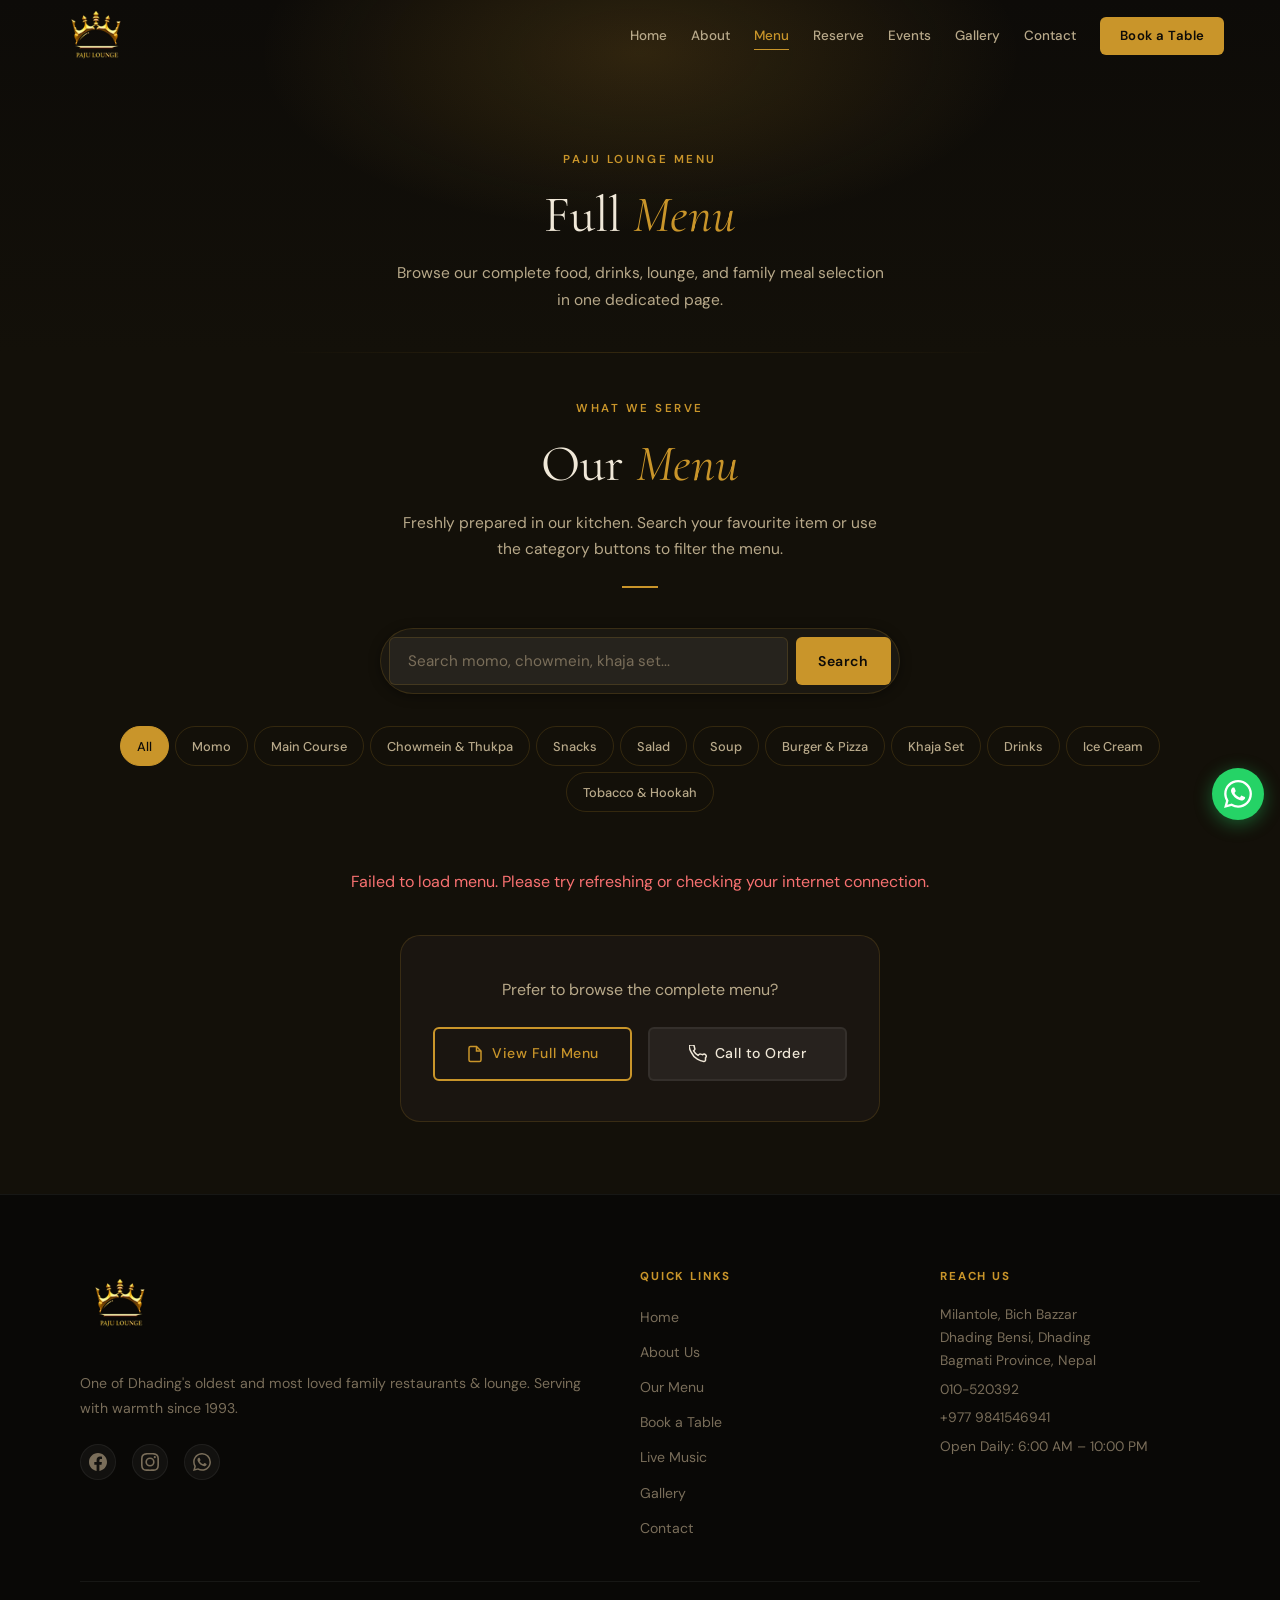
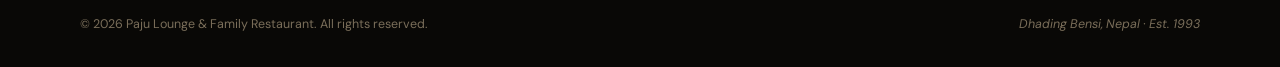
<file: menu.html>
<!doctype html>
<html lang="en">
  <head>
    <meta charset="UTF-8" />
    <meta name="viewport" content="width=device-width, initial-scale=1.0" />

    <!-- ═══ PRIMARY META ═══════════════════════════════════════ -->
    <title>
      Full Menu | Paju Lounge &amp; Family Restaurant, Dhading Bensi
    </title>
    <meta
      name="description"
      content="Browse the complete menu of Paju Lounge &amp; Family Restaurant in Dhading Bensi, Nepal. Momo, chowmein, grilled chicken, mocktails, khaja set, hookah, ice cream &amp; more. Order via WhatsApp."
    />
    <meta
      name="keywords"
      content="Paju Lounge menu, momo Dhading Bensi, chowmein Dhading, restaurant menu Nepal, chicken sekuwa Dhading, hookah Dhading Bensi, mocktail Dhading, food menu Dhading"
    />
    <meta
      name="robots"
      content="index, follow, max-image-preview:large, max-snippet:-1"
    />
    <link rel="canonical" href="https://pajulounge.com.np/menu.html" />

    <!-- ═══ OPEN GRAPH ══════════════════════════════════════════ -->
    <meta property="og:type" content="website" />
    <meta
      property="og:site_name"
      content="Paju Lounge &amp; Family Restaurant"
    />
    <meta
      property="og:title"
      content="Full Menu | Paju Lounge &amp; Family Restaurant, Dhading Bensi"
    />
    <meta
      property="og:description"
      content="Browse our complete menu — momo, grilled specials, mocktails, khaja sets, hookah &amp; more. Order directly via WhatsApp."
    />
    <meta property="og:url" content="https://pajulounge.com.np/menu.html" />
    <meta
      property="og:image"
      content="https://pajulounge.com.np/assets/logo/heromomo.webp"
    />
    <meta property="og:image:alt" content="Paju Lounge food menu" />
    <meta property="og:locale" content="en_US" />

    <!-- ═══ TWITTER CARD ════════════════════════════════════════ -->
    <meta name="twitter:card" content="summary_large_image" />
    <meta
      name="twitter:title"
      content="Full Menu | Paju Lounge &amp; Family Restaurant"
    />
    <meta
      name="twitter:description"
      content="Momo, grilled specials, mocktails, khaja sets &amp; more from Dhading Bensi's most loved restaurant."
    />
    <meta
      name="twitter:image"
      content="https://pajulounge.com.np/assets/logo/heromomo.webp"
    />

    <!-- ═══ STRUCTURED DATA — MENU PAGE ════════════════════════ -->
    <script type="application/ld+json">
      {
        "@context": "https://schema.org",
        "@type": "Menu",
        "@id": "https://pajulounge.com.np/menu.html#menu",
        "name": "Paju Lounge Full Menu",
        "url": "https://pajulounge.com.np/menu.html",
        "hasMenuSection": [
          {
            "@type": "MenuSection",
            "name": "Momo",
            "description": "Veg and chicken momo — steamed, fried, C-momo, jhol momo, and sadheko."
          },
          {
            "@type": "MenuSection",
            "name": "Main Course",
            "description": "KFC chicken, crispy chicken, grilled chicken, hot wings."
          },
          {
            "@type": "MenuSection",
            "name": "Chowmein & Thukpa",
            "description": "Veg and chicken chowmein and thukpa."
          },
          {
            "@type": "MenuSection",
            "name": "Snacks",
            "description": "Spring rolls, sadeko, fries, and more."
          },
          {
            "@type": "MenuSection",
            "name": "Khaja Set",
            "description": "Traditional Nepali khaja sets — veg and chicken."
          },
          {
            "@type": "MenuSection",
            "name": "Drinks",
            "description": "Hot drinks, mocktails, lassi, soft drinks."
          },
          {
            "@type": "MenuSection",
            "name": "Ice Cream",
            "description": "Vanilla, chocolate, strawberry, butterscotch and more."
          },
          {
            "@type": "MenuSection",
            "name": "Tobacco & Hookah",
            "description": "Cigarettes and hookah with choice of flavors."
          }
        ],
        "inLanguage": "en",
        "provider": {
          "@type": "Restaurant",
          "@id": "https://pajulounge.com.np/#restaurant",
          "name": "Paju Lounge & Family Restaurant"
        }
      }
    </script>

    <!-- ═══ BREADCRUMB ══════════════════════════════════════════ -->
    <script type="application/ld+json">
      {
        "@context": "https://schema.org",
        "@type": "BreadcrumbList",
        "itemListElement": [
          {
            "@type": "ListItem",
            "position": 1,
            "name": "Home",
            "item": "https://pajulounge.com.np/"
          },
          {
            "@type": "ListItem",
            "position": 2,
            "name": "Menu",
            "item": "https://pajulounge.com.np/menu.html"
          }
        ]
      }
    </script>

    <!-- ═══ FONTS ══════════════════════════════════════════════ -->
    <link rel="preconnect" href="https://fonts.googleapis.com" />
    <link rel="preconnect" href="https://fonts.gstatic.com" crossorigin />
    <link
      href="https://fonts.googleapis.com/css2?family=Cormorant+Garamond:ital,wght@0,300;0,400;0,500;0,600;0,700;1,300;1,400;1,500&family=DM+Sans:opsz,wght@9..40,300;9..40,400;9..40,500;9..40,600&display=swap"
      rel="stylesheet"
    />
    <link rel="stylesheet" href="style.css" />

    <!-- Web App Manifest -->
    <link rel="manifest" href="/site.webmanifest" />
    <meta name="theme-color" content="#c9952a" />
  </head>
  <body>
    <!-- ═══════════════════════════════════════════
       PAGE LOADER
  ═══════════════════════════════════════════ -->
    <div class="page-loader" id="pageLoader" aria-hidden="true" role="status">
      <div class="loader-inner">
        <div class="loader-food-ring">
          <div class="loader-icon" style="--i: 0; --start: 0deg">
            <span class="loader-icon-emoji" style="--i: 0; --start: 0deg"
              >🍜</span
            >
          </div>
          <div class="loader-icon" style="--i: 1; --start: 36deg">
            <span class="loader-icon-emoji" style="--i: 1; --start: 36deg"
              >🥟</span
            >
          </div>
          <div class="loader-icon" style="--i: 2; --start: 72deg">
            <span class="loader-icon-emoji" style="--i: 2; --start: 72deg"
              >🍗</span
            >
          </div>
          <div class="loader-icon" style="--i: 3; --start: 108deg">
            <span class="loader-icon-emoji" style="--i: 3; --start: 108deg"
              >🍹</span
            >
          </div>
          <div class="loader-icon" style="--i: 4; --start: 144deg">
            <span class="loader-icon-emoji" style="--i: 4; --start: 144deg"
              >🍕</span
            >
          </div>
          <div class="loader-icon" style="--i: 5; --start: 180deg">
            <span class="loader-icon-emoji" style="--i: 5; --start: 180deg"
              >🧆</span
            >
          </div>
          <div class="loader-icon" style="--i: 6; --start: 216deg">
            <span class="loader-icon-emoji" style="--i: 6; --start: 216deg"
              >🍨</span
            >
          </div>
          <div class="loader-icon" style="--i: 7; --start: 252deg">
            <span class="loader-icon-emoji" style="--i: 7; --start: 252deg"
              >🥗</span
            >
          </div>
          <div class="loader-icon" style="--i: 8; --start: 288deg">
            <span class="loader-icon-emoji" style="--i: 8; --start: 288deg"
              >🍲</span
            >
          </div>
          <div class="loader-icon" style="--i: 9; --start: 324deg">
            <span class="loader-icon-emoji" style="--i: 9; --start: 324deg"
              >☕</span
            >
          </div>
        </div>
        <p class="loader-tagline">Loading the full menu&hellip;</p>
      </div>
    </div>

    <!-- ═══════════════════════════════════════════
       NAVBAR
  ═══════════════════════════════════════════ -->
    <header class="navbar" id="navbar">
      <div class="nav-container">
        <a href="/#home" class="nav-logo" aria-label="Paju Lounge Home">
          <img
            src="./assets/logo/PAJUGOLD.webp"
            alt="Paju Lounge"
            class="nav-logo-img"
          />
        </a>

        <nav class="nav-links" id="navLinks" aria-label="Main navigation">
          <a href="/#home" class="nav-link">Home</a>
          <a href="/#about" class="nav-link">About</a>
          <a href="menu.html" class="nav-link active">Menu</a>
          <a href="/#reserve" class="nav-link">Reserve</a>
          <a href="/#events" class="nav-link">Events</a>
          <a href="/#gallery" class="nav-link">Gallery</a>
          <a href="/#contact" class="nav-link">Contact</a>
          <a href="/#reserve" class="nav-cta-btn">Book a Table</a>
        </nav>

        <button
          class="hamburger"
          id="hamburger"
          aria-label="Open menu"
          aria-expanded="false"
          aria-controls="mobileNav"
        >
          <span></span><span></span><span></span>
        </button>
      </div>
    </header>

    <!-- Mobile Full-Screen Nav -->
    <div
      class="mobile-nav"
      id="mobileNav"
      aria-hidden="true"
      role="dialog"
      aria-label="Mobile navigation"
    >
      <button
        class="mobile-nav-close"
        id="mobileNavClose"
        aria-label="Close menu"
      >
        &#10005;
      </button>
      <nav class="mobile-nav-links" aria-label="Mobile navigation">
        <a href="/#home" class="mobile-link">Home</a>
        <a href="/#about" class="mobile-link">About</a>
        <a href="menu.html" class="mobile-link">Menu</a>
        <a href="/#reserve" class="mobile-link">Reserve</a>
        <a href="/#events" class="mobile-link">Events</a>
        <a href="/#gallery" class="mobile-link">Gallery</a>
        <a href="/#contact" class="mobile-link">Contact</a>
        <a href="/#reserve" class="mobile-cta-btn">Book a Table</a>
      </nav>
    </div>

    <!-- ═══════════════════════════════════════════
       MENU PAGE HERO
  ═══════════════════════════════════════════ -->
    <section class="page-hero menu-page-hero">
      <div class="container">
        <p class="section-eyebrow reveal-up">Paju Lounge Menu</p>
        <h1 class="section-title reveal-up anim-d1">Full <em>Menu</em></h1>
        <p class="section-desc reveal-up anim-d2">
          Browse our complete food, drinks, lounge, and family meal selection in
          one dedicated page.
        </p>
      </div>
    </section>

    <!-- ═══════════════════════════════════════════
       MENU
  ═══════════════════════════════════════════ -->
    <section class="section menu-section menu-page-section" id="menu">
      <div class="container">
        <div class="section-header reveal-up">
          <p class="section-eyebrow">What We Serve</p>
          <h2 class="section-title">Our <em>Menu</em></h2>
          <p class="section-desc">
            Freshly prepared in our kitchen. Search your favourite item or use
            the category buttons to filter the menu.
          </p>
        </div>

        <form
          class="menu-search reveal-up"
          id="menuSearchForm"
          role="search"
          aria-label="Search menu items"
        >
          <label class="sr-only" for="menuSearchInput">Search menu items</label>
          <input
            class="menu-search-input"
            id="menuSearchInput"
            type="search"
            placeholder="Search momo, chowmein, khaja set..."
            autocomplete="off"
          />
          <button class="menu-search-btn" type="submit">Search</button>
        </form>

        <div
          class="menu-filters reveal-up"
          role="group"
          aria-label="Filter menu by category"
        >
          <button class="filter-btn active" data-filter="all" type="button">
            All
          </button>

          <button class="filter-btn" data-filter="momo" type="button">
            Momo
          </button>

          <button class="filter-btn" data-filter="main" type="button">
            Main Course
          </button>

          <button class="filter-btn" data-filter="noodles" type="button">
            Chowmein & Thukpa
          </button>

          <button class="filter-btn" data-filter="snacks" type="button">
            Snacks
          </button>

          <button class="filter-btn" data-filter="salad" type="button">
            Salad
          </button>

          <button class="filter-btn" data-filter="soup" type="button">
            Soup
          </button>

          <button class="filter-btn" data-filter="bread" type="button">
            Burger & Pizza
          </button>

          <button class="filter-btn" data-filter="family" type="button">
            Khaja Set
          </button>

          <button class="filter-btn" data-filter="drinks" type="button">
            Drinks
          </button>

          <button class="filter-btn" data-filter="dessert" type="button">
            Ice Cream
          </button>

          <button class="filter-btn" data-filter="tobacco" type="button">
            Tobacco & Hookah
          </button>
        </div>

        <p
          class="menu-results-count"
          id="menuResultsCount"
          aria-live="polite"
        ></p>

        <div class="menu-grid" id="menuGrid"></div>

        <p class="menu-empty-state" id="menuEmptyState" hidden>
          No items found for your search. Try a different keyword or browse all
          categories.
        </p>

        <!-- /menu-grid -->

        <!-- CTA row -->
        <div class="menu-cta-row reveal-up">
          <div class="menu-cta-card">
            <p>Prefer to browse the complete menu?</p>
            <div class="menu-cta-btns">
              <!-- REPLACE href with your actual PDF or Canva menu link -->
              <a
                href="https://www.canva.com/design/DAFeZKgQZDw/zqLnfY-5BJ8QyfmhQOB3YA/view"
                target="_blank"
                rel="noopener noreferrer"
                class="btn btn-outline"
              >
                <svg
                  viewBox="0 0 24 24"
                  fill="none"
                  stroke="currentColor"
                  stroke-width="2"
                  width="18"
                  height="18"
                  aria-hidden="true"
                >
                  <path
                    d="M14 2H6a2 2 0 00-2 2v16a2 2 0 002 2h12a2 2 0 002-2V8z"
                  />
                  <polyline points="14,2 14,8 20,8" />
                </svg>
                View Full Menu
              </a>
              <a href="tel:+97710520392" class="btn btn-ghost">
                <svg
                  viewBox="0 0 24 24"
                  fill="none"
                  stroke="currentColor"
                  stroke-width="2"
                  width="18"
                  height="18"
                  aria-hidden="true"
                >
                  <path
                    d="M22 16.92v3a2 2 0 01-2.18 2 19.79 19.79 0 01-8.63-3.07A19.5 19.5 0 013.07 9.81 19.79 19.79 0 01.02 1.2 2 2 0 012 .02h3a2 2 0 012 1.72c.127.96.361 1.903.7 2.81a2 2 0 01-.45 2.11L6.09 7.91a16 16 0 006 6l1.27-1.27a2 2 0 012.11-.45c.907.339 1.85.573 2.81.7A2 2 0 0122 16.92z"
                  />
                </svg>
                Call to Order
              </a>
            </div>
          </div>
        </div>
      </div>
    </section>

    <!-- ═══════════════════════════════════════════
       FOOTER
  ═══════════════════════════════════════════ -->
    <footer class="footer">
      <div class="container">
        <div class="footer-grid">
          <div class="footer-brand">
            <a href="/#home" class="footer-logo" aria-label="Back to top">
              <img
                src="./assets/logo/PAJUGOLD.webp"
                alt="Paju Lounge"
                class="footer-logo-img"
              />
            </a>
            <p class="footer-tagline">
              One of Dhading's oldest and most loved family restaurants &amp;
              lounge. Serving with warmth since 1993.
            </p>
            <div class="footer-socials">
              <a
                href="https://www.facebook.com/pajuloungandfamilyrestaurant/"
                target="_blank"
                rel="noopener noreferrer"
                aria-label="Visit our Facebook page"
              >
                <svg
                  viewBox="0 0 24 24"
                  fill="currentColor"
                  width="18"
                  height="18"
                  aria-hidden="true"
                >
                  <path
                    d="M24 12.073c0-6.627-5.373-12-12-12s-12 5.373-12 12c0 5.99 4.388 10.954 10.125 11.854v-8.385H7.078v-3.47h3.047V9.43c0-3.007 1.792-4.669 4.533-4.669 1.312 0 2.686.235 2.686.235v2.953H15.83c-1.491 0-1.956.925-1.956 1.874v2.25h3.328l-.532 3.47h-2.796v8.385C19.612 23.027 24 18.062 24 12.073z"
                  />
                </svg>
              </a>
              <a
                href="https://www.instagram.com/pajulounge"
                target="_blank"
                rel="noopener noreferrer"
                aria-label="Visit our Instagram page"
              >
                <svg
                  viewBox="0 0 24 24"
                  fill="currentColor"
                  width="18"
                  height="18"
                  aria-hidden="true"
                >
                  <path
                    d="M12 2.163c3.204 0 3.584.012 4.85.07 3.252.148 4.771 1.691 4.919 4.919.058 1.265.069 1.645.069 4.849 0 3.205-.012 3.584-.069 4.849-.149 3.225-1.664 4.771-4.919 4.919-1.266.058-1.644.07-4.85.07-3.204 0-3.584-.012-4.849-.07-3.26-.149-4.771-1.699-4.919-4.92-.058-1.265-.07-1.644-.07-4.849 0-3.204.013-3.583.07-4.849.149-3.227 1.664-4.771 4.919-4.919 1.266-.057 1.645-.069 4.849-.069zM12 0C8.741 0 8.333.014 7.053.072 2.695.272.273 2.69.073 7.052.014 8.333 0 8.741 0 12c0 3.259.014 3.668.072 4.948.2 4.358 2.618 6.78 6.98 6.98C8.333 23.986 8.741 24 12 24c3.259 0 3.668-.014 4.948-.072 4.354-.2 6.782-2.618 6.979-6.98.059-1.28.073-1.689.073-4.948 0-3.259-.014-3.667-.072-4.947-.196-4.354-2.617-6.78-6.979-6.98C15.668.014 15.259 0 12 0zm0 5.838a6.162 6.162 0 100 12.324 6.162 6.162 0 000-12.324zM12 16a4 4 0 110-8 4 4 0 010 8zm6.406-11.845a1.44 1.44 0 100 2.881 1.44 1.44 0 000-2.881z"
                  />
                </svg>
              </a>
              <a
                href="https://wa.me/9779841546941"
                target="_blank"
                rel="noopener noreferrer"
                aria-label="Chat with us on WhatsApp"
              >
                <svg
                  viewBox="0 0 24 24"
                  fill="currentColor"
                  width="18"
                  height="18"
                  aria-hidden="true"
                >
                  <path
                    d="M17.472 14.382c-.297-.149-1.758-.867-2.03-.967-.273-.099-.471-.148-.67.15-.197.297-.767.966-.94 1.164-.173.199-.347.223-.644.075-.297-.15-1.255-.463-2.39-1.475-.883-.788-1.48-1.761-1.653-2.059-.173-.297-.018-.458.13-.606.134-.133.298-.347.446-.52.149-.174.198-.298.298-.497.099-.198.05-.371-.025-.52-.075-.149-.669-1.612-.916-2.207-.242-.579-.487-.5-.669-.51-.173-.008-.371-.01-.57-.01-.198 0-.52.074-.792.372-.272.297-1.04 1.016-1.04 2.479 0 1.462 1.065 2.875 1.213 3.074.149.198 2.096 3.2 5.077 4.487.709.306 1.262.489 1.694.625.712.227 1.36.195 1.871.118.571-.085 1.758-.719 2.006-1.413.248-.694.248-1.289.173-1.413-.074-.124-.272-.198-.57-.347m-5.421 7.403h-.004a9.87 9.87 0 01-5.031-1.378l-.361-.214-3.741.982.998-3.648-.235-.374a9.86 9.86 0 01-1.51-5.26c.001-5.45 4.436-9.884 9.888-9.884 2.64 0 5.122 1.03 6.988 2.898a9.825 9.825 0 012.893 6.994c-.003 5.45-4.437 9.884-9.885 9.884m8.413-18.297A11.815 11.815 0 0012.05 0C5.495 0 .16 5.335.157 11.892c0 2.096.547 4.142 1.588 5.945L.057 24l6.305-1.654a11.882 11.882 0 005.683 1.448h.005c6.554 0 11.890-5.335 11.893-11.893a11.821 11.821 0 00-3.48-8.413z"
                  />
                </svg>
              </a>
            </div>
          </div>

          <nav class="footer-nav" aria-label="Footer navigation">
            <h4 class="footer-nav-title">Quick Links</h4>
            <ul>
              <li><a href="/#home">Home</a></li>
              <li><a href="/#about">About Us</a></li>
              <li><a href="/#menu">Our Menu</a></li>
              <li><a href="/#reserve">Book a Table</a></li>
              <li><a href="/#events">Live Music</a></li>
              <li><a href="/#gallery">Gallery</a></li>
              <li><a href="/#contact">Contact</a></li>
            </ul>
          </nav>

          <address class="footer-contact">
            <h4 class="footer-nav-title">Reach Us</h4>
            <p>
              Milantole, Bich Bazzar<br />Dhading Bensi, Dhading<br />Bagmati
              Province, Nepal
            </p>
            <p><a href="tel:+97710520392">010-520392</a></p>
            <p><a href="tel:+9779841546941">+977 9841546941</a></p>
            <p>Open Daily: 6:00 AM – 10:00 PM</p>
          </address>
        </div>

        <div class="footer-bottom">
          <p>
            &copy; <span id="footerYear"></span> Paju Lounge &amp; Family
            Restaurant. All rights reserved.
          </p>
          <p class="footer-credit">Dhading Bensi, Nepal &middot; Est. 1993</p>
        </div>
      </div>
    </footer>

    <!-- ═══════════════════════════════════════════
       FLOATING ELEMENTS
  ═══════════════════════════════════════════ -->

    <a
      href="https://wa.me/9779841546941?text=Hi!%20I%27m%20reaching%20out%20from%20your%20website."
      target="_blank"
      rel="noopener noreferrer"
      class="floating-wa"
      aria-label="Chat with us on WhatsApp"
    >
      <svg
        viewBox="0 0 24 24"
        fill="currentColor"
        width="28"
        height="28"
        aria-hidden="true"
      >
        <path
          d="M17.472 14.382c-.297-.149-1.758-.867-2.03-.967-.273-.099-.471-.148-.67.15-.197.297-.767.966-.94 1.164-.173.199-.347.223-.644.075-.297-.15-1.255-.463-2.39-1.475-.883-.788-1.48-1.761-1.653-2.059-.173-.297-.018-.458.13-.606.134-.133.298-.347.446-.52.149-.174.198-.298.298-.497.099-.198.05-.371-.025-.52-.075-.149-.669-1.612-.916-2.207-.242-.579-.487-.5-.669-.51-.173-.008-.371-.01-.57-.01-.198 0-.52.074-.792.372-.272.297-1.04 1.016-1.04 2.479 0 1.462 1.065 2.875 1.213 3.074.149.198 2.096 3.2 5.077 4.487.709.306 1.262.489 1.694.625.712.227 1.36.195 1.871.118.571-.085 1.758-.719 2.006-1.413.248-.694.248-1.289.173-1.413-.074-.124-.272-.198-.57-.347m-5.421 7.403h-.004a9.87 9.87 0 01-5.031-1.378l-.361-.214-3.741.982.998-3.648-.235-.374a9.86 9.86 0 01-1.51-5.26c.001-5.45 4.436-9.884 9.888-9.884 2.64 0 5.122 1.03 6.988 2.898a9.825 9.825 0 012.893 6.994c-.003 5.45-4.437 9.884-9.885 9.884m8.413-18.297A11.815 11.815 0 0012.05 0C5.495 0 .16 5.335.157 11.892c0 2.096.547 4.142 1.588 5.945L.057 24l6.305-1.654a11.882 11.882 0 005.683 1.448h.005c6.554 0 11.890-5.335 11.893-11.893a11.821 11.821 0 00-3.48-8.413z"
        />
      </svg>
      <span class="floating-wa__tooltip">Chat with us</span>
    </a>

    <button
      class="scroll-top"
      id="scrollTop"
      aria-label="Scroll to top"
      type="button"
    >
      <svg
        viewBox="0 0 24 24"
        fill="none"
        stroke="currentColor"
        stroke-width="2.5"
        width="20"
        height="20"
        aria-hidden="true"
      >
        <polyline points="18 15 12 9 6 15" />
      </svg>
    </button>

    <script src="script.js"></script>
  </body>
</html>
</file>
<file: style.css>
/* ============================================================
   PAJU LOUNGE & FAMILY RESTAURANT — style.css
   Clean rewrite: mobile-first, no duplicate rules, no conflicts
   Fonts: Cormorant Garamond (headings) · DM Sans (body)
   ============================================================ */

/* ── 1. CSS Custom Properties ─────────────────────────────── */
:root {
  /* Brand colours */
  --c-bg: #0d0b08;
  --c-bg2: #131009;
  --c-card: #1a1510;
  --c-card-hover: #211a12;
  --c-accent: #c9952a;
  --c-accent-lt: #e2b253;
  --c-accent-dk: #9e7420;
  --c-accent-a15: rgba(201, 149, 42, .15);
  --c-text: #f0e8d8;
  --c-text2: #b8a98a;
  --c-muted: #7a6e5a;
  --c-inv: #0d0b08;
  --c-border: rgba(201, 149, 42, .18);
  --c-border2: rgba(255, 255, 255, .06);
  --c-success: #4ade80;
  --c-error: #f87171;
  --c-wa: #25d366;

  /* Shadows */
  --sh-sm: 0 2px 12px rgba(0, 0, 0, .4);
  --sh-md: 0 8px 32px rgba(0, 0, 0, .5);
  --sh-lg: 0 20px 60px rgba(0, 0, 0, .6);

  /* Typography */
  --ff-head: 'Cormorant Garamond', Georgia, serif;
  --ff-body: 'DM Sans', -apple-system, BlinkMacSystemFont, sans-serif;

  /* Spacing (mobile-first base) */
  --sp-1: .5rem;
  --sp-2: 1rem;
  --sp-3: 1.5rem;
  --sp-4: 2rem;
  --sp-5: 2.5rem;
  --sp-6: 3.5rem;
  --sp-7: 5rem;

  /* Layout */
  --max-w: 1200px;
  --nav-h: 64px;
  --r-sm: 6px;
  --r-md: 12px;
  --r-lg: 20px;

  /* Transitions */
  --ease: cubic-bezier(.4, 0, .2, 1);
  --spring: cubic-bezier(.34, 1.56, .64, 1);
  --t: .28s;
  --t-slow: .55s;
}

/* ── 2. Reset ─────────────────────────────────────────────── */
*,
*::before,
*::after {
  box-sizing: border-box;
  margin: 0;
  padding: 0;
}

html {
  scroll-behavior: smooth;
  -webkit-text-size-adjust: 100%;
  overflow-x: hidden;
  /* prevents child elements expanding page width */
}

body {
  font-family: var(--ff-body);
  background: var(--c-bg);
  color: var(--c-text);
  line-height: 1.7;
  overflow-x: hidden;
  max-width: 100%;
  -webkit-font-smoothing: antialiased;
}

img,
video {
  display: block;
  max-width: 100%;
  height: auto;
}

a {
  text-decoration: none;
  color: inherit;
}

button {
  cursor: pointer;
  border: none;
  background: none;
  font-family: inherit;
}

ul,
ol {
  list-style: none;
}

address {
  font-style: normal;
}

blockquote {
  quotes: none;
}

hr {
  border: none;
}

input,
textarea,
select {
  font-family: var(--ff-body);
  font-size: 1rem;
  outline: none;
}


/* ═══════════════════════════════════════════════════════════
   PAGE LOADER
   Food icons orbit a centre logo, then the whole loader
   fades out once the page is ready.
═══════════════════════════════════════════════════════════ */
/* ═══════════════════════════════════════════════════════════
   PAGE LOADER
   Architecture: fixed wrapper → centred inner column →
   ring-wrapper (explicit px size) → icons at fixed coords.
   No rotating parent. Each icon rotates in place around the
   ring centre using individual keyframes.
═══════════════════════════════════════════════════════════ */

/* Full-screen overlay */
.page-loader {
  position: fixed;
  inset: 0;
  z-index: 9999;
  background: var(--c-bg);
  display: flex;
  align-items: center;
  justify-content: center;
  transition: opacity .55s ease, visibility .55s ease;
}

.page-loader.hidden {
  opacity: 0;
  visibility: hidden;
  pointer-events: none;
}

/* Vertical stack: ring-area + tagline */
.loader-inner {
  display: flex;
  flex-direction: column;
  align-items: center;
  gap: 2rem;
}

/*
  Ring wrapper — explicit square.
  Orbit radius R = 72px. Icon font-size = 26px ≈ half = 13px.
  Box side = 2 × (R + half-icon) = 2 × 85 = 170px.
  All icon positions are calculated relative to this box's
  top-left corner: centre = (85, 85).
  icon_top  = 85 - R × cos(angle) - half = 85 - 72×cos - 13
  icon_left = 85 + R × sin(angle) - half = 85 + 72×sin - 13
  Angles for 6 icons spaced 60° apart, starting from top (−90°):
    i=0: −90°  → top = 85−0−13=0,    left = 85−72−13=0    ← adjusted below
  Let's use exact values (cos/sin to 1dp, ×72):
    i=0: 270° → cos=0,    sin=−1  → top=72,  left=0    (left icon)
  Easier: start from top (12 o'clock) going clockwise:
    i=0:   0° (top)       cos=1,  sin=0   → top= 0,  left=72−13=59  → top=85−72−13=0   left=85+0−13=72
    i=1:  60° (top-right) cos=.5, sin=.87 → top=85−36−13=36  left=85+63−13=135  ← too wide
  Skip manual math — use CSS custom props per icon set in HTML (--i already 0-5).
  CORRECT approach: keep top:50%;left:50% but use a WRAPPER per icon that
  does NOT animate, and animate only the inner span.

  Actually the cleanest reliable approach with no parent spin:
  Use a single keyframe per icon that animates the full transform
  from start-angle to start-angle+360, all in one animation,
  with the translate(-50%,-50%) baked in as a constant offset
  using a wrapper element.
*/

/* Ring area — static, just defines the bounding box for layout */
.loader-food-ring {
  position: relative;
  width: 170px;
  height: 170px;
  flex-shrink: 0;
}

/*
  Each .loader-icon is a wrapper div at top:50%;left:50%.
  It does NOT animate.
  Its only job is to sit at the ring centre so child ::before
  can orbit from there.

  We use the span element itself:
  - position: absolute, top:50%, left:50%
  - transform: rotate(angle) translateY(-R) rotate(-angle)  ← static start pos
  - animation spins the full 360 while keeping translate(-50%,-50%) separate
    via a wrapping trick.

  SIMPLEST reliable fix: two nested elements.
  Outer (.loader-icon): sits at centre, rotates 360deg (the orbit).
  Inner (emoji text):   counter-rotates −360deg (stays upright).
  No translate(-50%,-50%) inside the animation — it stays on the outer element
  as a static property applied BEFORE the animation transform via transform-origin.
*/

/* Outer orbit arm — rotates around ring centre */
.loader-icon {
  position: absolute;
  top: 50%;
  left: 50%;
  width: 0;
  height: 0;
  /* The rotation origin is the ring centre (which is where this element sits) */
  transform-origin: 0 0;
  /* Static initial angle per icon, then animated full 360 */
  animation: loaderOrbit 9s linear infinite;
  animation-delay: calc(var(--i) * -0.9s);
}

/* Each icon's starting angle spaced 60° apart */
.loader-icon:nth-child(1) {
  --start: 0deg;
}

.loader-icon:nth-child(2) {
  --start: 36deg;
}

.loader-icon:nth-child(3) {
  --start: 72deg;
}

.loader-icon:nth-child(4) {
  --start: 108deg;
}

.loader-icon:nth-child(5) {
  --start: 144deg;
}

.loader-icon:nth-child(6) {
  --start: 180deg;
}

.loader-icon:nth-child(7) {
  --start: 216deg;
}

.loader-icon:nth-child(8) {
  --start: 252deg;
}

.loader-icon:nth-child(9) {
  --start: 288deg;
}

.loader-icon:nth-child(10) {
  --start: 324deg;
}

@keyframes loaderOrbit {
  from {
    transform: rotate(var(--start)) translateY(-72px);
  }

  to {
    transform: rotate(calc(var(--start) + 360deg)) translateY(-72px);
  }
}

/* Inner emoji — counter-rotates to stay upright */
.loader-icon-emoji {
  position: absolute;
  top: 0;
  left: 0;
  font-size: 1.6rem;
  line-height: 1;
  /* Pull emoji's own centre to the arm endpoint */
  transform: translate(-50%, -50%);
  animation: loaderCounterRotate 9s linear infinite;
  animation-delay: calc(var(--i) * -1.5s);
  filter: drop-shadow(0 0 5px rgba(201, 149, 42, .5));
  /* Pulse opacity */
  animation: loaderCounterRotate 9s linear infinite,
    loaderEmojiPulse 1.6s ease-in-out infinite;
  animation-delay: calc(var(--i) * -0.9s), calc(var(--i) * -0.16s);
}

@keyframes loaderCounterRotate {
  from {
    transform: translate(-50%, -50%) rotate(calc(-1 * var(--start)));
  }

  to {
    transform: translate(-50%, -50%) rotate(calc(-1 * var(--start) - 360deg));
  }
}

@keyframes loaderEmojiPulse {

  0%,
  100% {
    opacity: 0.6;
  }

  50% {
    opacity: 1.0;
  }
}

/* ── Tagline ─────────────────────────────────────────────── */
.loader-tagline {
  font-size: .74rem;
  font-weight: 500;
  letter-spacing: .22em;
  text-transform: uppercase;
  color: var(--c-muted);
  text-align: center;
  white-space: nowrap;
  animation: loaderTaglineFade 1.8s ease-in-out infinite alternate;
}

@keyframes loaderTaglineFade {
  from {
    opacity: .25;
  }

  to {
    opacity: .8;
  }
}

/* ── Reduce motion ───────────────────────────────────────── */
@media (prefers-reduced-motion: reduce) {

  .loader-icon,
  .loader-icon-emoji {
    animation: none;
  }

  .loader-icon {
    transform: rotate(var(--start)) translateY(-72px);
  }

  .loader-icon-emoji {
    transform: translate(-50%, -50%) rotate(calc(-1 * var(--start)));
    opacity: 1;
  }
}

/* ── 3. Layout helpers ───────────────────────────────────── */
.container {
  width: 100%;
  max-width: var(--max-w);
  margin-inline: auto;
  /* Mobile: 1.25rem each side — enough gap from screen edges */
  padding-inline: 1.25rem;
  box-sizing: border-box;
}

.section {
  padding-block: var(--sp-6);
}

.section-header {
  text-align: center;
  margin-bottom: var(--sp-5);
}

.section-header::after {
  content: '';
  display: block;
  width: 36px;
  height: 2px;
  background: var(--c-accent);
  margin: var(--sp-3) auto 0;
}

.section-eyebrow {
  display: inline-block;
  font-size: .72rem;
  font-weight: 600;
  letter-spacing: .22em;
  text-transform: uppercase;
  color: var(--c-accent);
  margin-bottom: var(--sp-2);
}

.section-title {
  font-family: var(--ff-head);
  font-size: clamp(2rem, 6vw, 3.2rem);
  font-weight: 400;
  line-height: 1.15;
  margin-bottom: var(--sp-2);
}

.section-title em {
  font-style: italic;
  color: var(--c-accent);
}

.section-desc {
  font-size: .97rem;
  color: var(--c-text2);
  max-width: 500px;
  margin-inline: auto;
}

/* ── 4. Buttons ─────────────────────────────────────────── */
.btn {
  display: inline-flex;
  align-items: center;
  justify-content: center;
  gap: 8px;
  padding: .8rem 1.75rem;
  border-radius: var(--r-sm);
  font-size: .88rem;
  font-weight: 500;
  letter-spacing: .04em;
  white-space: nowrap;
  transition: all var(--t) var(--ease);
  cursor: pointer;
  border: 2px solid transparent;
  min-height: 48px;
}

.btn svg {
  flex-shrink: 0;
}

.btn-primary {
  background: var(--c-accent);
  color: var(--c-inv);
  border-color: var(--c-accent);
}

.btn-primary:hover,
.btn-primary:focus-visible {
  background: var(--c-accent-lt);
  border-color: var(--c-accent-lt);
  box-shadow: 0 6px 20px rgba(201, 149, 42, .3);
}

.btn-outline {
  background: transparent;
  color: var(--c-accent);
  border-color: var(--c-accent);
}

.btn-outline:hover,
.btn-outline:focus-visible {
  background: var(--c-accent-a15);
}

.btn-ghost {
  background: rgba(255, 255, 255, .06);
  color: var(--c-text);
  border-color: var(--c-border2);
}

.btn-ghost:hover,
.btn-ghost:focus-visible {
  background: rgba(255, 255, 255, .1);
}

.btn-sm {
  padding: .55rem 1.1rem;
  font-size: .82rem;
  min-height: 40px;
}

.btn-full {
  width: 100%;
}

/* focus ring for keyboard nav */
.btn:focus-visible {
  outline: 2px solid var(--c-accent);
  outline-offset: 3px;
}

a:focus-visible {
  outline: 2px solid var(--c-accent);
  outline-offset: 3px;
  border-radius: 3px;
}

.sr-only {
  position: absolute;
  width: 1px;
  height: 1px;
  padding: 0;
  margin: -1px;
  overflow: hidden;
  clip: rect(0, 0, 0, 0);
  white-space: nowrap;
  border: 0;
}

/* ── 5. Scroll-reveal classes ────────────────────────────── */
.reveal-up {
  opacity: 0;
  transform: translateY(36px);
  transition: opacity .65s var(--ease), transform .65s var(--ease);
}

.reveal-left {
  opacity: 0;
  transform: translateX(-36px);
  transition: opacity .65s var(--ease), transform .65s var(--ease);
}

.reveal-right {
  opacity: 0;
  transform: translateX(36px);
  transition: opacity .65s var(--ease), transform .65s var(--ease);
}

.reveal-up.visible,
.reveal-left.visible,
.reveal-right.visible {
  opacity: 1;
  transform: none;
}

/* Hero entrance (CSS animation, not JS-triggered) */
.anim-up {
  opacity: 0;
  transform: translateY(28px);
  animation: animUp .75s var(--ease) forwards;
}

.anim-d1 {
  animation-delay: .15s;
}

.anim-d2 {
  animation-delay: .3s;
}

.anim-d3 {
  animation-delay: .45s;
}

.anim-d4 {
  animation-delay: .6s;
}

@keyframes animUp {
  to {
    opacity: 1;
    transform: translateY(0);
  }
}

/* ═══════════════════════════════════════════════════════════
   6. NAVBAR
═══════════════════════════════════════════════════════════ */
.navbar {
  position: fixed;
  inset-block-start: 0;
  inset-inline: 0;
  z-index: 1000;
  height: var(--nav-h);
  display: flex;
  align-items: center;
  transition: background var(--t-slow) var(--ease), box-shadow var(--t-slow) var(--ease);
}

.navbar.scrolled {
  background: rgba(13, 11, 8, .95);

  -webkit-backdrop-filter: blur(18px);
  backdrop-filter: blur(18px);
  box-shadow: 0 1px 0 var(--c-border), var(--sh-sm);
}

.nav-container {
  width: 100%;
  max-width: var(--max-w);
  margin-inline: auto;
  padding-inline: var(--sp-2);
  display: flex;
  align-items: center;
  justify-content: space-between;
  gap: var(--sp-3);
}

.nav-logo {
  display: flex;
  flex-direction: column;
  line-height: 1;
  flex-shrink: 0;
  gap: 1px;
  margin-top: 5px;
}

.nav-logo-img {
  width: 80px;
  height: auto;
  display: block;
}

/* Desktop nav links — hidden by default, shown ≥901px */
.nav-links {
  display: none;
  align-items: center;
  gap: var(--sp-3);
}

.nav-link {
  font-size: .84rem;
  font-weight: 500;
  color: var(--c-text2);
  position: relative;
  transition: color var(--t);
}

.nav-link::after {
  content: '';
  position: absolute;
  bottom: -3px;
  left: 0;
  width: 0;
  height: 1px;
  background: var(--c-accent);
  transition: width var(--t) var(--ease);
}

.nav-link:hover,
.nav-link.active {
  color: var(--c-accent);
}

.nav-link:hover::after,
.nav-link.active::after {
  width: 100%;
}

.nav-cta-btn {
  display: inline-flex;
  align-items: center;
  padding: .5rem 1.2rem;
  background: var(--c-accent);
  color: var(--c-inv);
  border-radius: var(--r-sm);
  font-size: .82rem;
  font-weight: 600;
  letter-spacing: .04em;
  transition: background var(--t), box-shadow var(--t);
  white-space: nowrap;
}

.nav-cta-btn:hover {
  background: var(--c-accent-lt);
  box-shadow: 0 4px 14px rgba(201, 149, 42, .3);
}

/* Hamburger */
.hamburger {
  display: flex;
  flex-direction: column;
  gap: 5px;
  padding: 6px;
  border-radius: 4px;
  transition: background var(--t);
}

.hamburger:hover {
  background: rgba(255, 255, 255, .06);
}

.hamburger span {
  display: block;
  width: 24px;
  height: 2px;
  background: var(--c-text);
  border-radius: 2px;
  transition: transform var(--t) var(--ease), opacity var(--t);
}

.hamburger[aria-expanded="true"] span:nth-child(1) {
  transform: translateY(7px) rotate(45deg);
}

.hamburger[aria-expanded="true"] span:nth-child(2) {
  opacity: 0;
}

.hamburger[aria-expanded="true"] span:nth-child(3) {
  transform: translateY(-7px) rotate(-45deg);
}

/* Mobile nav overlay */
.mobile-nav {
  position: fixed;
  inset: 0;
  z-index: 999;
  background: rgba(13, 11, 8, .98);
  backdrop-filter: blur(20px);
  -webkit-backdrop-filter: blur(20px);
  display: flex;
  flex-direction: column;
  align-items: center;
  justify-content: center;
  gap: var(--sp-3);
  transform: translateX(100%);
  transition: transform .38s var(--ease);
  visibility: hidden;
}

.mobile-nav.open {
  transform: translateX(0);
  visibility: visible;
}

.mobile-nav-close {
  position: absolute;
  top: 1.25rem;
  right: 1.25rem;
  font-size: 1.4rem;
  color: var(--c-text2);
  padding: 8px;
  border-radius: 50%;
  transition: color var(--t), background var(--t);
}

.mobile-nav-close:hover {
  color: var(--c-accent);
  background: var(--c-accent-a15);
}

.mobile-nav-links {
  display: flex;
  flex-direction: column;
  align-items: center;
  gap: var(--sp-3);
}

.mobile-link {
  font-family: var(--ff-head);
  font-size: clamp(1.6rem, 5vw, 2.2rem);
  font-weight: 400;
  color: var(--c-text2);
  transition: color var(--t);
}

.mobile-link:hover {
  color: var(--c-accent);
}

.mobile-cta-btn {
  display: inline-flex;
  align-items: center;
  margin-top: var(--sp-2);
  padding: .85rem 2.4rem;
  background: var(--c-accent);
  color: var(--c-inv);
  border-radius: var(--r-sm);
  font-size: .95rem;
  font-weight: 600;
  transition: background var(--t);
}

.mobile-cta-btn:hover {
  background: var(--c-accent-lt);
}

/* ═══════════════════════════════════════════════════════════
   7. HERO
═══════════════════════════════════════════════════════════ */
.hero {
  position: relative;
  min-height: 100svh;
  display: flex;
  align-items: center;
  overflow: hidden;
  /* clips the zoom animation */
  /* Isolate stacking context so scaled bg never spills into sibling sections */
  isolation: isolate;
}

/* Background */
.hero-bg {
  position: absolute;
  inset: 0;
  z-index: 0;
  /* Continuous slow zoom in/out — applies to placeholder AND real image */
  animation: heroBgZoom 12s ease-in-out infinite alternate;
  transform-origin: center center;
  will-change: transform;
}

@keyframes heroBgZoom {
  0% {
    transform: scale(1);
  }

  100% {
    transform: scale(1.12);
  }
}

.hero-img-placeholder {
  position: absolute;
  inset: 0;
  width: 100%;
  height: 100%;
  z-index: 0;
  /* Gradient placeholder shown while hero image loads */
  background:
    radial-gradient(ellipse at 50% 40%, rgba(140, 65, 10, .7) 0%, transparent 55%),
    radial-gradient(ellipse at 30% 75%, rgba(70, 30, 5, .55) 0%, transparent 50%),
    radial-gradient(ellipse at 75% 70%, rgba(90, 40, 5, .45) 0%, transparent 50%),
    linear-gradient(155deg, #1b1005 0%, #0d0b08 55%, #160e06 100%);
}

/* Real hero image — fills the .hero-bg container absolutely */
.hero-img {
  position: absolute;
  inset: 0;
  width: 100%;
  height: 100%;
  object-fit: cover;
  object-position: center;
  /* Sits above placeholder so placeholder shows only while img loads */
  z-index: 1;
}

.hero-overlay {
  position: absolute;
  inset: 0;
  z-index: 1;
  /* Multi-layer overlay — dark enough to make all text clearly readable */
  background:
    /* Base dark tint across the whole image */
    rgba(13, 11, 8, .62),
    /* Heavier vignette from edges inward */
    radial-gradient(ellipse at 50% 50%, rgba(13, 11, 8, .15) 0%, rgba(13, 11, 8, .75) 100%),
    /* Strong gradient from bottom so lower text stays readable */
    linear-gradient(to top, rgba(13, 11, 8, .95) 0%, rgba(13, 11, 8, .3) 45%, transparent 70%),
    /* Top fade behind navbar */
    linear-gradient(to bottom, rgba(13, 11, 8, .7) 0%, transparent 30%);
}

.hero-content {
  position: relative;
  z-index: 2;
  width: 100%;
  max-width: 720px;
  padding-block: calc(var(--nav-h) + var(--sp-6)) var(--sp-7);
  padding-inline: var(--sp-2);
  margin-inline: auto;
  /* Always centred — on all screen sizes */
  text-align: center;
}

.hero-eyebrow {
  font-size: .72rem;
  font-weight: 600;
  letter-spacing: .24em;
  text-transform: uppercase;
  color: var(--c-accent);
  margin-bottom: var(--sp-3);
  text-shadow: 0 1px 10px rgba(0, 0, 0, .6);
}

.hero-title {
  font-family: var(--ff-head);
  font-size: clamp(2.6rem, 9vw, 5.2rem);
  font-weight: 500;
  line-height: 1.05;
  letter-spacing: -.01em;
  margin-bottom: var(--sp-3);
  /* Text shadow cuts through the image on all screens */
  text-shadow:
    0 2px 20px rgba(0, 0, 0, .8),
    0 4px 40px rgba(0, 0, 0, .6);
}

.hero-title em {
  font-style: italic;
  color: var(--c-accent);
  font-weight: 400;
}

.hero-subtitle {
  font-size: clamp(.95rem, 2.2vw, 1.1rem);
  color: var(--c-text);
  line-height: 1.75;
  max-width: 440px;
  margin-inline: auto;
  margin-bottom: var(--sp-5);
  text-shadow: 0 1px 12px rgba(0, 0, 0, .7);
}

.hero-actions {
  display: flex;
  flex-wrap: wrap;
  gap: var(--sp-2);
  justify-content: center;
  margin-bottom: var(--sp-3);
}

.hero-quick-actions {
  display: flex;
  flex-wrap: wrap;
  gap: var(--sp-1);
  justify-content: center;
}

.quick-btn {
  display: inline-flex;
  align-items: center;
  gap: 6px;
  padding: .5rem 1rem;
  border-radius: 30px;
  background: rgba(255, 255, 255, .06);
  border: 1px solid rgba(255, 255, 255, .1);
  font-size: .8rem;
  font-weight: 500;
  color: var(--c-text2);
  transition: all var(--t) var(--ease);
  backdrop-filter: blur(8px);
  -webkit-backdrop-filter: blur(8px);
  min-height: 40px;
}

.quick-btn svg {
  width: 14px;
  height: 14px;
  flex-shrink: 0;
}

.quick-btn:hover {
  background: var(--c-accent-a15);
  border-color: var(--c-accent);
  color: var(--c-accent);
}

.quick-btn--wa:hover {
  background: rgba(37, 211, 102, .15);
  border-color: var(--c-wa);
  color: var(--c-wa);
}

/* Scroll hint — hidden on small phones */
.hero-scroll-hint {
  display: none;
  position: absolute;
  bottom: 2rem;
  left: 50%;
  transform: translateX(-50%);
  z-index: 2;
  flex-direction: column;
  align-items: center;
  gap: 6px;
  color: var(--c-muted);
  font-size: .68rem;
  letter-spacing: .16em;
  text-transform: uppercase;
}

.scroll-line {
  width: 1px;
  height: 36px;
  background: linear-gradient(to bottom, var(--c-accent), transparent);
  animation: scrollPulse 1.8s ease-in-out infinite;
}

@keyframes scrollPulse {

  0%,
  100% {
    opacity: .3;
    transform: scaleY(.7);
  }

  50% {
    opacity: 1;
    transform: scaleY(1);
  }
}

/* ═══════════════════════════════════════════════════════════
   8. ABOUT
═══════════════════════════════════════════════════════════ */
.about-section {
  background: var(--c-bg2);
}

.about-grid {
  display: flex;
  flex-direction: column;
  gap: var(--sp-5);
}

.about-img-frame {
  position: relative;
  border-radius: var(--r-lg);
  overflow: hidden;
  aspect-ratio: 16/9;
  box-shadow: var(--sh-lg);
}

.about-img-frame::after {
  content: '';
  position: absolute;
  inset: 0;
  border: 1px solid var(--c-border);
  border-radius: var(--r-lg);
  pointer-events: none;
}

.about-img-placeholder {
  width: 100%;
  height: 100%;
  /* REPLACE: background: url('images/aboutbg.jpeg') center/cover no-repeat; */
  background:
    radial-gradient(ellipse at 40% 35%, rgba(100, 50, 10, .7) 0%, transparent 58%),
    linear-gradient(155deg, #1e1208 0%, #0d0b08 100%);
}

/* Real image support */
.about-img {
  width: 100%;
  height: 100%;
  object-fit: cover;
}

.about-badge {
  position: absolute;
  bottom: 1rem;
  right: 1rem;
  width: 72px;
  height: 72px;
  border-radius: 50%;
  background: var(--c-accent);
  display: flex;
  flex-direction: column;
  align-items: center;
  justify-content: center;
  box-shadow: 0 4px 18px rgba(201, 149, 42, .4);
}

.badge-year {
  font-family: var(--ff-head);
  font-size: 1.25rem;
  font-weight: 600;
  color: var(--c-inv);
  line-height: 1;
}

.badge-label {
  font-size: .58rem;
  font-weight: 700;
  letter-spacing: .1em;
  color: rgba(0, 0, 0, .65);
  text-transform: uppercase;
}

.about-lead {
  font-size: 1.1rem;
  font-weight: 500;
  color: var(--c-text);
  margin-bottom: var(--sp-3);
  line-height: 1.65;
}

.about-body {
  font-size: .95rem;
  color: var(--c-text2);
  margin-bottom: var(--sp-3);
  line-height: 1.8;
}

.about-stats {
  display: flex;
  justify-content: space-around;
  gap: var(--sp-2);
  padding-block: var(--sp-4);
  border-block: 1px solid var(--c-border);
  margin-block: var(--sp-4);
  text-align: center;
}

.stat {
  flex: 1;
  min-width: 0;
  overflow: hidden;
}

.stat-num {
  font-family: var(--ff-head);
  font-size: 2rem;
  font-weight: 600;
  color: var(--c-accent);
  line-height: 1;
  display: inline;
}

.stat-suffix {
  font-family: var(--ff-head);
  font-size: 2rem;
  font-weight: 600;
  color: var(--c-accent);
}

.stat-label {
  display: block;
  font-size: .68rem;
  font-weight: 600;
  letter-spacing: .06em;
  text-transform: uppercase;
  color: var(--c-muted);
  margin-top: 4px;
  word-break: break-word;
}

/* ═══════════════════════════════════════════════════════════
   9. SIGNATURE DISHES
═══════════════════════════════════════════════════════════ */
.signature-section {
  background: var(--c-bg);
  overflow: hidden;
  position: relative;
}

.signature-grid {
  display: grid;
  grid-template-columns: 1fr;
  gap: var(--sp-4);
}

.sig-card {
  background: var(--c-card);
  border-radius: var(--r-lg);
  border: 1px solid var(--c-border2);
  overflow: hidden;
  transition: border-color var(--t), box-shadow var(--t), transform var(--t);
}

.sig-card:hover {
  border-color: var(--c-border);
  box-shadow: var(--sh-md), 0 0 40px rgba(201, 149, 42, .12);
}

.sig-card-img {
  position: relative;
  aspect-ratio: 16/9;
  overflow: hidden;
}

.sig-img-placeholder {
  width: 100%;
  height: 100%;
  /* REPLACE: background: url('images/dish.jpg') center/cover no-repeat; */
  background: linear-gradient(135deg, #1e1208, #130d06);
  transition: transform .5s var(--ease);
}

/* Real image support */
.sig-img {
  width: 100%;
  height: 100%;
  object-fit: cover;
  transition: transform .5s var(--ease);
}

.sig-card:hover .sig-img-placeholder,
.sig-card:hover .sig-img {
  transform: scale(1.04);
}

.sig-tag {
  position: absolute;
  top: .75rem;
  left: .75rem;
  padding: 4px 12px;
  border-radius: 20px;
  background: var(--c-accent);
  color: var(--c-inv);
  font-size: .68rem;
  font-weight: 700;
  letter-spacing: .08em;
  text-transform: uppercase;
}

.sig-card-body {
  padding: var(--sp-3);
}

.sig-name {
  font-family: var(--ff-head);
  font-size: 1.4rem;
  font-weight: 500;
  margin-bottom: var(--sp-1);
}

.sig-desc {
  font-size: .88rem;
  color: var(--c-text2);
  line-height: 1.6;
  margin-bottom: var(--sp-3);
}

.sig-footer {
  display: flex;
  align-items: center;
  justify-content: space-between;
  gap: var(--sp-2);
  flex-wrap: wrap;
}

.sig-price {
  font-family: var(--ff-head);
  font-size: 1.3rem;
  font-weight: 600;
  color: var(--c-accent);
}

.sig-order-btn {
  display: inline-flex;
  align-items: center;
  padding: .45rem 1rem;
  background: rgba(37, 211, 102, .1);
  border: 1px solid rgba(37, 211, 102, .3);
  border-radius: 20px;
  color: var(--c-wa);
  font-size: .78rem;
  font-weight: 500;
  transition: background var(--t);
}

.sig-order-btn:hover {
  background: rgba(37, 211, 102, .2);
}

/* ═══════════════════════════════════════════════════════════
   10. MENU
═══════════════════════════════════════════════════════════ */
.menu-section {
  background: var(--c-bg2);
}

/* Menu search */
.menu-search {
  width: min(100%, 680px);
  margin: 0 auto var(--sp-3);
  display: flex;
  gap: .65rem;
  padding: .5rem;
  border: 1px solid var(--c-border);
  border-radius: 999px;
  background: rgba(255, 255, 255, .035);
  box-shadow: var(--sh-sm);
}

.menu-search-input {
  flex: 1;
  min-width: 0;
  min-height: 44px;
  padding: 0 1rem;
  border: 0;
  background: transparent;
  color: var(--c-text);
  font-size: .92rem;
}

.menu-search-input::placeholder {
  color: var(--c-muted);
}

.menu-search-btn {
  min-height: 44px;
  padding: 0 1.25rem;
  border-radius: 999px;
  background: var(--c-accent);
  color: var(--c-inv);
  font-size: .84rem;
  font-weight: 700;
  letter-spacing: .04em;
  transition: background var(--t), box-shadow var(--t), transform var(--t);
}

.menu-search-btn:hover,
.menu-search-btn:focus-visible {
  background: var(--c-accent-lt);
  box-shadow: 0 6px 20px rgba(201, 149, 42, .25);
}

.menu-search-btn:active {
  transform: translateY(1px);
}

.menu-results-count {
  min-height: 1.4rem;
  margin: calc(-1 * var(--sp-3)) 0 var(--sp-3);
  text-align: center;
  font-size: .82rem;
  color: var(--c-muted);
}

.menu-empty-state {
  margin-top: var(--sp-4);
  padding: var(--sp-4);
  text-align: center;
  border: 1px dashed var(--c-border);
  border-radius: var(--r-md);
  color: var(--c-text2);
  background: rgba(255, 255, 255, .03);
}

.menu-filters {
  display: flex;
  flex-wrap: wrap;
  gap: 6px;
  justify-content: center;
  margin-bottom: var(--sp-5);
  -webkit-overflow-scrolling: touch;
}

.filter-btn {
  padding: .45rem 1rem;
  border-radius: 30px;
  background: transparent;
  border: 1px solid var(--c-border);
  color: var(--c-text2);
  font-size: .8rem;
  font-weight: 500;
  transition: all var(--t) var(--ease);
  white-space: nowrap;
  min-height: 40px;
}

.filter-btn:hover {
  border-color: var(--c-accent);
  color: var(--c-accent);
  background: var(--c-accent-a15);
}

.filter-btn.active {
  background: var(--c-accent);
  border-color: var(--c-accent);
  color: var(--c-inv);
}

.menu-grid {
  display: grid;
  grid-template-columns: 1fr 1fr;
  gap: var(--sp-2);
}

.menu-card {
  background: var(--c-card);
  border-radius: var(--r-md);
  /* Left border acts as a quiet accent line — thickens on hover */
  border: 1px solid var(--c-border2);
  border-left: 2px solid transparent;
  overflow: hidden;
  transition: border-color var(--t), border-left-color var(--t), box-shadow var(--t);
  /* animation applied via .menu-card--animate class */
}

.menu-card:hover {
  border-color: var(--c-border2);
  border-left-color: var(--c-accent);
  box-shadow: var(--sh-md);
}

.menu-card.hidden {
  display: none;
}

/* Animation class added by JS after filter/search — uses per-card delay */
.menu-card--animate {
  animation: fadeUp .4s cubic-bezier(.4, 0, .2, 1) both;
  animation-delay: var(--card-delay, 0s);
}

@keyframes fadeUp {
  from {
    opacity: 0;
    transform: translateY(16px);
  }

  to {
    opacity: 1;
    transform: none;
  }
}

/* ── Menu card — sleek flat design, no header block ─────── */

/* Accent div is hidden — tag now lives inside card body */
.menu-card-accent {
  display: none;
}

/* Card body: full-height, consistent padding */
.menu-card-body {
  padding: 1rem 1rem .9rem;
  display: flex;
  flex-direction: column;
  gap: .45rem;
}

/* Category pill tag — refined, inline at top of card */
.menu-card-accent__tag {
  display: inline-block;
  padding: 3px 9px;
  background: transparent;
  border: 1px solid rgba(201, 149, 42, .45);
  border-radius: 20px;
  font-size: .58rem;
  font-weight: 700;
  letter-spacing: .12em;
  text-transform: uppercase;
  color: var(--c-accent);
  /* Width fits content only */
  align-self: flex-start;
  line-height: 1.6;
  transition: border-color var(--t), color var(--t);
}

.menu-card:hover .menu-card-accent__tag {
  border-color: var(--c-accent);
  color: var(--c-accent-lt);
}

/* Item name */
.menu-item-name {
  font-family: var(--ff-head);
  font-size: 1.12rem;
  font-weight: 500;
  color: var(--c-text);
  line-height: 1.25;
  margin: 0;
}

/* Description */
.menu-item-desc {
  font-size: .78rem;
  color: var(--c-muted);
  line-height: 1.55;
  margin: 0;
  /* Clamp to 2 lines so all cards stay same height feel */
  display: -webkit-box;
  -webkit-line-clamp: 2;
  -webkit-box-orient: vertical;
  overflow: hidden;
}

/* Keep legacy .menu-cat-tag in case it appears elsewhere */
.menu-cat-tag {
  display: inline-block;
  padding: 3px 9px;
  background: transparent;
  border: 1px solid rgba(201, 149, 42, .45);
  border-radius: 20px;
  font-size: .58rem;
  font-weight: 700;
  letter-spacing: .12em;
  text-transform: uppercase;
  color: var(--c-accent);
}

.menu-item-footer {
  display: flex;
  align-items: center;
  justify-content: space-between;
  gap: var(--sp-1);
  flex-wrap: wrap;
}

.menu-price {
  font-family: var(--ff-head);
  font-size: 1rem;
  font-weight: 600;
  color: var(--c-accent);
}

.menu-order-link {
  font-size: .72rem;
  font-weight: 600;
  color: var(--c-muted);
  padding: 3px 9px;
  border: 1px solid var(--c-border2);
  border-radius: 16px;
  transition: all var(--t);
  white-space: nowrap;
}

.menu-order-link:hover {
  color: var(--c-accent);
  border-color: var(--c-accent);
}

/* CTA row */
.menu-cta-row {
  margin-top: var(--sp-5);
  display: flex;
  justify-content: center;
}

.menu-cta-card {
  text-align: center;
  padding: var(--sp-5) var(--sp-4);
  background: var(--c-card);
  border: 1px solid var(--c-border);
  border-radius: var(--r-lg);
  width: 100%;
  max-width: 480px;
}

.menu-cta-card>p {
  color: var(--c-text2);
  margin-bottom: var(--sp-3);
}

.menu-cta-btns {
  display: flex;
  gap: var(--sp-2);
  justify-content: center;
  flex-wrap: wrap;
  width: 100%;
}

.menu-cta-btns .btn {
  flex: 1 1 140px;
  min-width: 0;
}

/* ═══════════════════════════════════════════════════════════
   11. RESERVATION
═══════════════════════════════════════════════════════════ */
.reserve-section {
  background: var(--c-bg);
  position: relative;
  overflow: hidden;
}

.reserve-bg-overlay {
  position: absolute;
  inset: 0;
  pointer-events: none;
  background:
    radial-gradient(ellipse at 15% 50%, rgba(201, 149, 42, .05) 0%, transparent 55%),
    radial-gradient(ellipse at 85% 20%, rgba(80, 35, 5, .15) 0%, transparent 50%);
}

.reserve-grid {
  display: flex;
  flex-direction: column;
  gap: var(--sp-6);
  position: relative;
  z-index: 1;
}

.reserve-info .section-title {
  text-align: left;
}

.reserve-desc {
  font-size: .97rem;
  color: var(--c-text2);
  line-height: 1.8;
  margin-bottom: var(--sp-4);
}

.reserve-contact-options {
  display: flex;
  flex-direction: column;
  gap: var(--sp-2);
}

.reserve-contact-item {
  display: flex;
  align-items: center;
  gap: var(--sp-2);
  padding: var(--sp-2) var(--sp-3);
  background: var(--c-card);
  border: 1px solid var(--c-border2);
  border-left: 3px solid var(--c-accent);
  border-radius: var(--r-md);
  transition: background var(--t), border-color var(--t);
}

.reserve-contact-item:hover {
  background: var(--c-card-hover);
}

.rc-icon {
  width: 38px;
  height: 38px;
  border-radius: 50%;
  background: var(--c-accent-a15);
  display: flex;
  align-items: center;
  justify-content: center;
  color: var(--c-accent);
  flex-shrink: 0;
}

.rc-icon svg {
  width: 17px;
  height: 17px;
}

.rc-label {
  display: block;
  font-size: .68rem;
  font-weight: 600;
  letter-spacing: .1em;
  text-transform: uppercase;
  color: var(--c-muted);
  margin-bottom: 2px;
}

.rc-value {
  display: block;
  font-size: .92rem;
  font-weight: 500;
  color: var(--c-text);
}

/* Form */
.reserve-form {
  background: var(--c-card);
  border: 1px solid var(--c-border);
  border-radius: var(--r-lg);
  padding: var(--sp-4) var(--sp-3);
}

.form-row {
  display: grid;
  grid-template-columns: 1fr;
  gap: var(--sp-2);
  margin-bottom: var(--sp-2);
}

.form-group {
  display: flex;
  flex-direction: column;
  gap: 6px;
}

.form-group--full {
  margin-bottom: var(--sp-2);
}

label {
  font-size: .72rem;
  font-weight: 600;
  letter-spacing: .08em;
  text-transform: uppercase;
  color: var(--c-muted);
}

label span {
  color: var(--c-accent);
}

input,
textarea,
select {
  width: 100%;
  background: rgba(255, 255, 255, .04);
  border: 1px solid var(--c-border2);
  border-radius: var(--r-sm);
  padding: .7rem 1rem;
  color: var(--c-text);
  font-size: .94rem;
  transition: border-color var(--t), box-shadow var(--t), background var(--t);
  -webkit-appearance: none;
  appearance: none;
}

input:focus,
textarea:focus,
select:focus {
  border-color: var(--c-accent);
  box-shadow: 0 0 0 3px rgba(201, 149, 42, .12);
  background: rgba(255, 255, 255, .06);
}

input::placeholder,
textarea::placeholder {
  color: var(--c-muted);
}

select {
  background-image: url("data:image/svg+xml,%3Csvg xmlns='http://www.w3.org/2000/svg' width='12' height='12' viewBox='0 0 24 24' fill='none' stroke='%237a6e5a' stroke-width='2'%3E%3Cpolyline points='6 9 12 15 18 9'/%3E%3C/svg%3E");
  background-repeat: no-repeat;
  background-position: right 1rem center;
  padding-right: 2.5rem;
  cursor: pointer;
}

select option {
  background: var(--c-card);
  color: var(--c-text);
}

textarea {
  resize: vertical;
  min-height: 80px;
  line-height: 1.6;
}

.form-note {
  text-align: center;
  font-size: .76rem;
  color: var(--c-muted);
  margin-top: var(--sp-2);
}

.form-msg {
  padding: .85rem 1rem;
  border-radius: var(--r-sm);
  font-size: .88rem;
  text-align: center;
  margin-top: var(--sp-2);
  animation: fadeUp .28s ease both;
}

.form-msg--success {
  background: rgba(74, 222, 128, .1);
  border: 1px solid rgba(74, 222, 128, .3);
  color: var(--c-success);
}

.form-msg--error {
  background: rgba(248, 113, 113, .1);
  border: 1px solid rgba(248, 113, 113, .25);
  color: var(--c-error);
}

/* ═══════════════════════════════════════════════════════════
   12. EVENTS / LIVE MUSIC
═══════════════════════════════════════════════════════════ */
.events-section {
  background: var(--c-bg2);
  overflow: hidden;
}

.events-grid {
  display: flex;
  flex-direction: column;
  gap: var(--sp-5);
}

.events-text .section-title {
  text-align: left;
}

.events-desc {
  font-size: .97rem;
  color: var(--c-text2);
  line-height: 1.8;
  margin-bottom: var(--sp-4);
}

.event-card {
  display: flex;
  align-items: center;
  gap: var(--sp-3);
  padding: var(--sp-2) var(--sp-3);
  background: var(--c-card);
  border: 1px solid var(--c-border2);
  border-left: 3px solid var(--c-accent);
  border-radius: var(--r-md);
  margin-bottom: var(--sp-2);
  transition: background var(--t);
}

.event-card:hover {
  background: var(--c-card-hover);
}

.event-day {
  font-family: var(--ff-head);
  font-size: 1.7rem;
  font-weight: 600;
  color: var(--c-accent);
  min-width: 44px;
  text-align: center;
  line-height: 1;
}

.event-info {
  display: flex;
  flex-direction: column;
  gap: 2px;
}

.event-time {
  font-size: .83rem;
  font-weight: 600;
  color: var(--c-text2);
}

.event-name {
  font-family: var(--ff-head);
  font-size: 1.05rem;
  color: var(--c-text);
}

.events-cta {
  display: inline-flex;
}

.music-visual {
  position: relative;
  border-radius: var(--r-lg);
  overflow: hidden;
  aspect-ratio: 16/9;
  box-shadow: var(--sh-lg);
}

.events-img-placeholder {
  width: 100%;
  height: 100%;
  /* REPLACE: background: url('images/live-music.jpg') center/cover no-repeat; */
  background:
    radial-gradient(ellipse at 50% 50%, rgba(120, 60, 10, .6) 0%, transparent 65%),
    linear-gradient(135deg, #1a1008, #0d0b08);
}

/* Real image */
.events-img {
  width: 100%;
  height: 100%;
  object-fit: cover;
}

.music-badge {
  position: absolute;
  top: 1rem;
  right: 1rem;
  background: var(--c-accent);
  color: var(--c-inv);
  padding: .7rem 1rem;
  border-radius: var(--r-md);
  display: flex;
  align-items: center;
  gap: 8px;
  font-weight: 600;
  font-size: .82rem;
  box-shadow: 0 4px 18px rgba(201, 149, 42, .4);
  animation: floatBadge 3s ease-in-out infinite;
}

@keyframes floatBadge {

  0%,
  100% {
    transform: translateY(0);
  }

  50% {
    transform: translateY(-5px);
  }
}

/* ═══════════════════════════════════════════════════════════
   13. GALLERY
═══════════════════════════════════════════════════════════ */
.gallery-section {
  background: var(--c-bg);
  overflow: hidden;
}

.gallery-masonry {
  display: grid;
  grid-template-columns: repeat(2, 1fr);
  grid-auto-rows: 140px;
  gap: 6px;
}

.gallery-item {
  border-radius: var(--r-sm);
  overflow: hidden;
  position: relative;
  cursor: pointer;
}

/* tall/wide only on larger screens — see breakpoints */
.gallery-placeholder {
  width: 100%;
  height: 100%;
  background: linear-gradient(135deg, #1a1208, #130d06);
  transition: transform .5s var(--ease);
}

/* Every other item gets slight colour variation */
.gallery-item:nth-child(2n) .gallery-placeholder {
  background: linear-gradient(135deg, #1e1510, #0d0b08);
}

.gallery-item:nth-child(3n+1) .gallery-placeholder {
  background: linear-gradient(135deg, #1a1208, #150e05);
}

/* Real image */
.gallery-img {
  width: 100%;
  height: 100%;
  object-fit: cover;
  transition: transform .5s var(--ease);
}

.gallery-item:hover .gallery-placeholder,
.gallery-item:hover .gallery-img {
  transform: scale(1.06);
}

.gallery-caption {
  position: absolute;
  inset: 0;
  background: linear-gradient(to top, rgba(0, 0, 0, .7) 0%, transparent 60%);
  display: flex;
  align-items: flex-end;
  padding: var(--sp-2);
  opacity: 0;
  transition: opacity var(--t);
}

.gallery-item:hover .gallery-caption {
  opacity: 1;
}

.gallery-caption span {
  font-family: var(--ff-head);
  font-size: .88rem;
  font-style: italic;
  color: var(--c-text);
}

/* ═══════════════════════════════════════════════════════════
   14. TESTIMONIALS
═══════════════════════════════════════════════════════════ */
.testimonials-section {
  background: var(--c-bg2);
}

.reviews-carousel {
  overflow: hidden;
  width: 100%;
}

.reviews-track {
  display: flex;
  width: 100%;
  transition: transform .48s var(--ease);
  will-change: transform;
}

.review-card {
  flex: 0 0 100%;
  min-width: 0;
  /* prevents flex child from overflowing */
  background: var(--c-card);
  border: 1px solid var(--c-border2);
  border-radius: var(--r-lg);
  padding: var(--sp-4) var(--sp-3);
  position: relative;
}

.review-card::before {
  content: '\201C';
  position: absolute;
  top: var(--sp-2);
  right: var(--sp-3);
  font-family: var(--ff-head);
  font-size: 5rem;
  line-height: 1;
  color: var(--c-accent);
  opacity: .14;
  pointer-events: none;
}

.review-stars {
  color: var(--c-accent);
  font-size: 1rem;
  letter-spacing: 2px;
  margin-bottom: var(--sp-2);
}

.review-text {
  font-family: var(--ff-head);
  font-size: clamp(1rem, 2.5vw, 1.15rem);
  font-style: italic;
  color: var(--c-text2);
  line-height: 1.7;
  margin-bottom: var(--sp-4);
}

.review-author {
  display: flex;
  align-items: center;
  gap: var(--sp-2);
}

.review-avatar {
  width: 44px;
  height: 44px;
  border-radius: 50%;
  background: var(--c-accent-a15);
  border: 2px solid var(--c-accent);
  display: flex;
  align-items: center;
  justify-content: center;
  font-family: var(--ff-head);
  font-size: 1rem;
  font-weight: 600;
  color: var(--c-accent);
  flex-shrink: 0;
}

.review-name {
  display: block;
  font-weight: 600;
  color: var(--c-text);
  font-size: .92rem;
}

.review-tag {
  font-size: .72rem;
  color: var(--c-muted);
  letter-spacing: .04em;
}

.carousel-controls {
  display: flex;
  align-items: center;
  justify-content: center;
  gap: var(--sp-3);
  margin-top: var(--sp-4);
}

.carousel-btn {
  width: 44px;
  height: 44px;
  border-radius: 50%;
  background: var(--c-card);
  border: 1px solid var(--c-border);
  color: var(--c-text2);
  font-size: 1.1rem;
  display: flex;
  align-items: center;
  justify-content: center;
  transition: all var(--t);
}

.carousel-btn:hover {
  background: var(--c-accent-a15);
  border-color: var(--c-accent);
  color: var(--c-accent);
}

.carousel-dots {
  display: flex;
  gap: 7px;
  align-items: center;
}

.carousel-dot {
  width: 8px;
  height: 8px;
  border-radius: 50%;
  background: var(--c-muted);
  transition: all var(--t) var(--ease);
  cursor: pointer;
  border: none;
}

.carousel-dot.active {
  background: var(--c-accent);
  width: 22px;
  border-radius: 4px;
}

/* ═══════════════════════════════════════════════════════════
   15. SOCIAL
═══════════════════════════════════════════════════════════ */
.social-section {
  background: var(--c-bg);
  overflow: hidden;
}

.social-grid {
  display: grid;
  grid-template-columns: repeat(3, 1fr);
  gap: 6px;
  margin-bottom: var(--sp-5);
}

.social-post {
  aspect-ratio: 1/1;
  border-radius: var(--r-sm);
  overflow: hidden;
  background: var(--c-card);
  border: 1px solid var(--c-border2);
  transition: border-color var(--t), transform var(--t);
  cursor: pointer;
}

.social-post:hover {
  border-color: var(--c-accent);
}

.social-post-inner {
  width: 100%;
  height: 100%;
  display: flex;
  align-items: center;
  justify-content: center;
  font-size: 1.6rem;
  /* REPLACE: background: url('images/social-N.jpg') center/cover no-repeat; */
}

/* Real image */
.social-post-img {
  width: 100%;
  height: 100%;
  object-fit: cover;
}

.social-links {
  display: flex;
  flex-wrap: wrap;
  gap: var(--sp-2);
  justify-content: center;
  width: 100%;
  overflow: hidden;
}

.social-link-btn {
  display: inline-flex;
  align-items: center;
  gap: 8px;
  padding: .65rem 1.4rem;
  border-radius: var(--r-sm);
  font-size: .86rem;
  font-weight: 600;
  border: 2px solid transparent;
  transition: all var(--t);
  min-height: 44px;
}

.social-link-btn--fb {
  background: rgba(24, 119, 242, .1);
  border-color: rgba(24, 119, 242, .3);
  color: #4a9af7;
}

.social-link-btn--fb:hover {
  background: rgba(24, 119, 242, .2);
  border-color: #1877f2;
}

.social-link-btn--ig {
  background: rgba(225, 48, 108, .1);
  border-color: rgba(225, 48, 108, .3);
  color: #e1306c;
}

.social-link-btn--ig:hover {
  background: rgba(225, 48, 108, .2);
  border-color: #e1306c;
}

.social-link-btn--wa {
  background: rgba(37, 211, 102, .1);
  border-color: rgba(37, 211, 102, .3);
  color: var(--c-wa);
}

.social-link-btn--wa:hover {
  background: rgba(37, 211, 102, .2);
  border-color: var(--c-wa);
}

/* ═══════════════════════════════════════════════════════════
   16. CONTACT
═══════════════════════════════════════════════════════════ */
.contact-section {
  background: var(--c-bg2);
}

.contact-grid {
  display: grid;
  grid-template-columns: 1fr;
  gap: var(--sp-3);
}

.contact-card {
  background: var(--c-card);
  border: 1px solid var(--c-border2);
  border-radius: var(--r-lg);
  padding: var(--sp-4) var(--sp-3);
}

.contact-card-title {
  font-family: var(--ff-head);
  font-size: 1.7rem;
  font-weight: 400;
  margin-bottom: var(--sp-3);
  line-height: 1.2;
}

.contact-card-title em {
  font-style: italic;
  color: var(--c-accent);
}

/* Hours */
.hours-list {
  margin-bottom: var(--sp-3);
}

.hours-row {
  display: flex;
  justify-content: space-between;
  align-items: center;
  padding-block: var(--sp-2);
  gap: var(--sp-2);
  flex-wrap: wrap;
}

.hours-row--highlight .hours-day,
.hours-row--highlight .hours-time {
  color: var(--c-accent);
}

.hours-day {
  font-size: .88rem;
  color: var(--c-text2);
  font-weight: 500;
}

.hours-time {
  font-size: .88rem;
  color: var(--c-text);
  font-weight: 600;
}

.hours-divider {
  border: none;
  border-top: 1px solid var(--c-border2);
  margin-block: var(--sp-1);
}

.open-status {
  padding: .75rem 1rem;
  border-radius: var(--r-sm);
  font-size: .84rem;
  font-weight: 600;
  text-align: center;
}

.open-status.is-open {
  background: rgba(74, 222, 128, .1);
  border: 1px solid rgba(74, 222, 128, .25);
  color: var(--c-success);
}

.open-status.is-closed {
  background: rgba(248, 113, 113, .1);
  border: 1px solid rgba(248, 113, 113, .2);
  color: var(--c-error);
}

/* Contact details */
.contact-details {
  list-style: none;
  display: flex;
  flex-direction: column;
  gap: var(--sp-3);
  margin-bottom: var(--sp-3);
}

.contact-item {
  display: flex;
  gap: var(--sp-2);
  align-items: flex-start;
}

.contact-item svg {
  color: var(--c-accent);
  flex-shrink: 0;
  margin-top: 3px;
}

.ci-label {
  display: block;
  font-size: .68rem;
  font-weight: 700;
  letter-spacing: .1em;
  text-transform: uppercase;
  color: var(--c-muted);
  margin-bottom: 4px;
}

.ci-value {
  display: block;
  font-size: .9rem;
  color: var(--c-text2);
  line-height: 1.65;
}

.ci-link {
  transition: color var(--t);
}

.ci-link:hover {
  color: var(--c-accent);
}

.contact-action-btns {
  display: flex;
  gap: var(--sp-2);
  flex-wrap: wrap;
  width: 100%;
}

.contact-action-btns .btn {
  flex: 1 1 120px;
  min-width: 0;
}

/* Map */
.map-wrapper {
  height: 220px;
  border-radius: var(--r-md);
  overflow: hidden;
  border: 1px solid var(--c-border2);
  margin-top: var(--sp-2);
}

.map-wrapper iframe {
  display: block;
  width: 100%;
  height: 100%;
  /* Dark-tinted map to match site theme — remove filter for default map colors */
  filter: grayscale(55%) invert(88%) hue-rotate(180deg);
}

/* ═══════════════════════════════════════════════════════════
   17. FOOTER
═══════════════════════════════════════════════════════════ */
.footer {
  background: #090806;
  border-top: 1px solid var(--c-border2);
  padding-block: var(--sp-6) var(--sp-4);
  overflow: hidden;
}

.footer-grid {
  display: grid;
  grid-template-columns: 1fr;
  gap: var(--sp-5);
  margin-bottom: var(--sp-5);
}

.footer-logo {
  width: 90px;
  height: auto;
  display: flex;
  flex-direction: column;
  line-height: 1;
  gap: 1px;
  margin-bottom: var(--sp-2);
}

.footer-tagline {
  font-size: .88rem;
  color: var(--c-muted);
  line-height: 1.75;
  margin-bottom: var(--sp-3);
}

.footer-socials {
  display: flex;
  gap: var(--sp-2);
}

.footer-socials a {
  width: 36px;
  height: 36px;
  border-radius: 50%;
  background: rgba(255, 255, 255, .04);
  border: 1px solid var(--c-border2);
  display: flex;
  align-items: center;
  justify-content: center;
  color: var(--c-muted);
  transition: background var(--t), border-color var(--t), color var(--t);
}

.footer-socials a:hover {
  background: var(--c-accent-a15);
  border-color: var(--c-accent);
  color: var(--c-accent);
}

.footer-nav-title {
  font-size: .72rem;
  font-weight: 700;
  letter-spacing: .16em;
  text-transform: uppercase;
  color: var(--c-accent);
  margin-bottom: var(--sp-2);
}

.footer-nav ul {
  display: flex;
  flex-direction: column;
  gap: var(--sp-1);
}

.footer-nav a {
  font-size: .88rem;
  color: var(--c-muted);
  transition: color var(--t);
}

.footer-nav a:hover {
  color: var(--c-text);
}

.footer-contact p {
  font-size: .86rem;
  color: var(--c-muted);
  line-height: 1.7;
  margin-bottom: 5px;
}

.footer-contact a {
  color: var(--c-muted);
  transition: color var(--t);
}

.footer-contact a:hover {
  color: var(--c-accent);
}

.footer-bottom {
  display: flex;
  flex-direction: column;
  align-items: center;
  gap: 4px;
  padding-top: var(--sp-4);
  border-top: 1px solid var(--c-border2);
  text-align: center;
}

.footer-bottom p {
  font-size: .78rem;
  color: var(--c-muted);
}

.footer-credit {
  font-style: italic;
}

/* ═══════════════════════════════════════════════════════════
   18. FLOATING ELEMENTS
═══════════════════════════════════════════════════════════ */
.floating-wa {
  position: fixed;
  bottom: 5rem;
  right: 1rem;
  z-index: 900;
  width: 52px;
  height: 52px;
  background: var(--c-wa);
  border-radius: 50%;
  display: flex;
  align-items: center;
  justify-content: center;
  color: #fff;
  box-shadow: 0 4px 18px rgba(37, 211, 102, .4);
  transition: transform var(--t) var(--spring), box-shadow var(--t);
}

.floating-wa:hover {
  transform: scale(1.1);
  box-shadow: 0 8px 28px rgba(37, 211, 102, .5);
}

.floating-wa__tooltip {
  position: absolute;
  right: calc(100% + 10px);
  top: 50%;
  transform: translateY(-50%);
  background: rgba(13, 11, 8, .95);
  border: 1px solid var(--c-border);
  color: var(--c-text);
  font-size: .76rem;
  font-weight: 500;
  padding: 5px 11px;
  border-radius: var(--r-sm);
  white-space: nowrap;
  opacity: 0;
  pointer-events: none;
  transition: opacity var(--t);
  backdrop-filter: blur(8px);
  -webkit-backdrop-filter: blur(8px);
}

.floating-wa:hover .floating-wa__tooltip {
  opacity: 1;
}

.scroll-top {
  position: fixed;
  bottom: 1rem;
  right: 1rem;
  z-index: 900;
  width: 42px;
  height: 42px;
  background: var(--c-card);
  border: 1px solid var(--c-border);
  border-radius: 50%;
  display: flex;
  align-items: center;
  justify-content: center;
  color: var(--c-text2);
  opacity: 0;
  pointer-events: none;
  transition: opacity var(--t), background var(--t), border-color var(--t), color var(--t);
}

.scroll-top.visible {
  opacity: 1;
  pointer-events: auto;
}

.scroll-top:hover {
  background: var(--c-accent-a15);
  border-color: var(--c-accent);
  color: var(--c-accent);
}

/* ═══════════════════════════════════════════════════════════
   19. RESPONSIVE BREAKPOINTS (mobile-first)
═══════════════════════════════════════════════════════════ */

/* ── Tablet portrait: ≥600px ─────────────────────────────── */
@media (min-width: 600px) {
  :root {
    --nav-h: 68px;
  }

  .container {
    padding-inline: 2rem;
  }

  /* About image becomes square-ish */
  .about-img-frame {
    aspect-ratio: 3/2;
  }

  /* Menu: still 2-col but taller */
  .menu-card-body {
    padding: var(--sp-2);
  }

  .menu-item-name {
    font-size: 1.1rem;
  }

  /* Gallery: 2 cols, taller rows */
  .gallery-masonry {
    grid-auto-rows: 160px;
  }

  /* Reserve form: 2-col rows */
  .form-row {
    grid-template-columns: 1fr 1fr;
  }

  /* Social: 6 cols */
  .social-grid {
    grid-template-columns: repeat(6, 1fr);
  }

  /* Footer: 2-col grid */
  .footer-grid {
    grid-template-columns: 1fr 1fr;
  }

  .footer-brand {
    grid-column: 1 / -1;
  }
}

/* ── Tablet landscape: ≥768px ────────────────────────────── */
@media (min-width: 768px) {
  :root {
    --sp-6: 4.5rem;
    --sp-7: 6rem;
  }

  /* Hero actions stay centred at all sizes */
  .hero-actions {
    justify-content: center;
  }

  .hero-quick-actions {
    justify-content: center;
  }

  .hero-subtitle {
    margin-inline: auto;
  }

  /* Scroll hint shown */
  .hero-scroll-hint {
    display: flex;
  }

  /* Signature: 3 cols */
  .signature-grid {
    grid-template-columns: repeat(3, 1fr);
  }

  /* About: side-by-side */
  .about-grid {
    flex-direction: row;
    align-items: center;
    gap: var(--sp-6);
  }

  .about-image-col {
    flex: 0 0 42%;
  }

  .about-img-frame {
    aspect-ratio: 4/5;
  }

  .about-text-col {
    flex: 1;
  }

  /* Gallery: 4 cols, enable tall/wide spans */
  .gallery-masonry {
    grid-template-columns: repeat(4, 1fr);
    grid-auto-rows: 180px;
    gap: 8px;
  }

  .gallery-item--tall {
    grid-row: span 2;
  }

  .gallery-item--wide {
    grid-column: span 2;
  }

  /* Reserve: side-by-side */
  .reserve-grid {
    flex-direction: row;
    align-items: flex-start;
  }

  .reserve-info {
    flex: 0 0 38%;
  }

  .reserve-form-col {
    flex: 1;
  }

  /* Events: side-by-side */
  .events-grid {
    flex-direction: row;
    align-items: center;
    gap: var(--sp-6);
  }

  .events-text {
    flex: 1;
  }

  .events-visual {
    flex: 0 0 44%;
  }

  .events-text .section-title {
    text-align: left;
  }

  .music-visual {
    aspect-ratio: 1/1;
  }

  /* Contact: 3 cols */
  .contact-grid {
    grid-template-columns: 1fr 1fr 1fr;
  }

  /* Map bigger */
  .map-wrapper {
    height: 280px;
  }

  /* Footer: 3 cols */
  .footer-grid {
    grid-template-columns: 2fr 1fr 1fr;
  }

  .footer-brand {
    grid-column: auto;
  }

  .footer-bottom {
    flex-direction: row;
    justify-content: space-between;
  }

  /* Menu: 3-col grid */
  .menu-grid {
    grid-template-columns: repeat(3, 1fr);
  }
}

/* ── Desktop: ≥901px ─────────────────────────────────────── */
@media (min-width: 901px) {
  :root {
    --nav-h: 72px;
    --sp-7: 7rem;
  }

  /* Show desktop nav links */
  .nav-links {
    display: flex;
  }

  .hamburger {
    display: none;
  }

  /* Menu: 4-col */
  .menu-grid {
    grid-template-columns: repeat(4, 1fr);
  }

  /* Gallery rows taller */
  .gallery-masonry {
    grid-auto-rows: 200px;
  }
}

/* ── Large desktop: ≥1200px ──────────────────────────────── */
@media (min-width: 1200px) {
  .container {
    padding-inline: 2.5rem;
  }

  .gallery-masonry {
    grid-auto-rows: 220px;
  }
}

/* ═══════════════════════════════════════════════════════════
   20. TOUCH-DEVICE OVERRIDES
   Prevents sticky :hover states on iOS / Android
═══════════════════════════════════════════════════════════ */
@media (hover: none) and (pointer: coarse) {

  /* Remove hover transforms that "stick" on touch */
  .sig-card:hover {
    transform: none;
  }

  .menu-card:hover {
    transform: none;
  }

  .floating-wa:hover {
    transform: none;
  }

  .social-post:hover {
    transform: none;
  }

  /* Ensure comfortable tap targets */
  .filter-btn,
  .btn,
  .quick-btn {
    min-height: 48px;
  }

  .carousel-btn {
    min-height: 48px;
    width: 48px;
  }

  .footer-socials a {
    width: 44px;
    height: 44px;
  }

  /* Floating WA slightly larger */
  .floating-wa {
    width: 56px;
    height: 56px;
  }

  /* Tooltip irrelevant on touch */
  .floating-wa__tooltip {
    display: none;
  }
}

/* ═══════════════════════════════════════════════════════════
   21. PRINT
═══════════════════════════════════════════════════════════ */
@media print {

  .navbar,
  .mobile-nav,
  .floating-wa,
  .scroll-top,
  .hero-scroll-hint,
  .hero-quick-actions {
    display: none !important;
  }

  body {
    background: #fff;
    color: #000;
  }

  .hero {
    min-height: auto;
    padding: 2rem 0;
  }

  .section {
    padding-block: 1.5rem;
  }

  .hero-overlay {
    display: none;
  }
}


/* ═══════════════════════════════════════════════════════════
   MENU SEARCH BAR (menu.html only)
═══════════════════════════════════════════════════════════ */
.menu-search {
  display: flex;
  gap: var(--sp-1);
  max-width: 520px;
  margin: 0 auto var(--sp-4);
  width: 100%;
}

.menu-search-input {
  flex: 1;
  min-width: 0;
  background: rgba(255, 255, 255, .05);
  border: 1px solid var(--c-border);
  border-radius: var(--r-sm);
  padding: .75rem 1.1rem;
  color: var(--c-text);
  font-size: .95rem;
  transition: border-color var(--t), box-shadow var(--t);
  outline: none;
  -webkit-appearance: none;
  appearance: none;
}

.menu-search-input:focus {
  border-color: var(--c-accent);
  box-shadow: 0 0 0 3px rgba(201, 149, 42, .12);
  background: rgba(255, 255, 255, .07);
}

.menu-search-input::placeholder {
  color: var(--c-muted);
}

.menu-search-btn {
  display: inline-flex;
  align-items: center;
  padding: .75rem 1.4rem;
  background: var(--c-accent);
  color: var(--c-inv);
  border-radius: var(--r-sm);
  font-size: .88rem;
  font-weight: 600;
  white-space: nowrap;
  transition: background var(--t);
  min-height: 48px;
  flex-shrink: 0;
}

.menu-search-btn:hover {
  background: var(--c-accent-lt);
}

.menu-results-count {
  font-size: .82rem;
  color: var(--c-muted);
  text-align: center;
  margin-bottom: var(--sp-3);
  min-height: 1.2em;
}

.menu-empty-state {
  text-align: center;
  padding: var(--sp-6) var(--sp-2);
  color: var(--c-muted);
  font-size: 1rem;
  font-style: italic;
}


/* ── Menu CTA row ─────────────────────────────────────────── */
.menu-cta-row {
  margin-top: var(--sp-5);
  display: flex;
  justify-content: center;
}

.menu-cta-card {
  text-align: center;
  padding: var(--sp-5) var(--sp-4);
  background: var(--c-card);
  border: 1px solid var(--c-border);
  border-radius: var(--r-lg);
  width: 100%;
  max-width: 480px;
}

.menu-cta-card>p {
  color: var(--c-text2);
  margin-bottom: var(--sp-3);
}

.menu-cta-btns {
  display: flex;
  gap: var(--sp-2);
  justify-content: center;
  flex-wrap: wrap;
  width: 100%;
}

.menu-cta-btns .btn {
  flex: 1 1 140px;
  min-width: 0;
}


/* ── Footer logo image ───────────────────────────────────── */
.footer-logo-img {
  width: 80px;
  height: auto;
  display: block;
  margin-bottom: var(--sp-1);
}

/* ═══════════════════════════════════════════════════════════
   PAGE-SPECIFIC LAYOUTS
═══════════════════════════════════════════════════════════ */
.page-hero {
  position: relative;
  padding-block: calc(var(--nav-h) + var(--sp-6)) var(--sp-5);
  text-align: center;
  background:
    radial-gradient(ellipse at 50% 15%, rgba(201, 149, 42, .18) 0%, transparent 42%),
    linear-gradient(180deg, rgba(13, 11, 8, .92) 0%, var(--c-bg2) 100%);
  overflow: hidden;
}

.page-hero::after {
  content: '';
  position: absolute;
  inset: auto 50% 0 auto;
  width: min(720px, 80vw);
  height: 1px;
  transform: translateX(50%);
  background: linear-gradient(90deg, transparent, var(--c-border), transparent);
}

.menu-page-section {
  padding-top: var(--sp-5);
  /* Ensure menu page content never bleeds to screen edges */
  overflow-x: hidden;
}

.menu-teaser-card {
  max-width: 760px;
  margin-inline: auto;
  padding: clamp(1.25rem, 4vw, 2.25rem);
  border: 1px solid var(--c-border);
  border-radius: var(--r-lg);
  background:
    linear-gradient(135deg, rgba(201, 149, 42, .12), transparent 42%),
    var(--c-card);
  box-shadow: var(--sh-md);
  text-align: center;
}

.menu-teaser-card p {
  color: var(--c-text2);
  max-width: 560px;
  margin: 0 auto var(--sp-3);
}

.menu-teaser-card .menu-cta-btns {
  justify-content: center;
}
</file>
